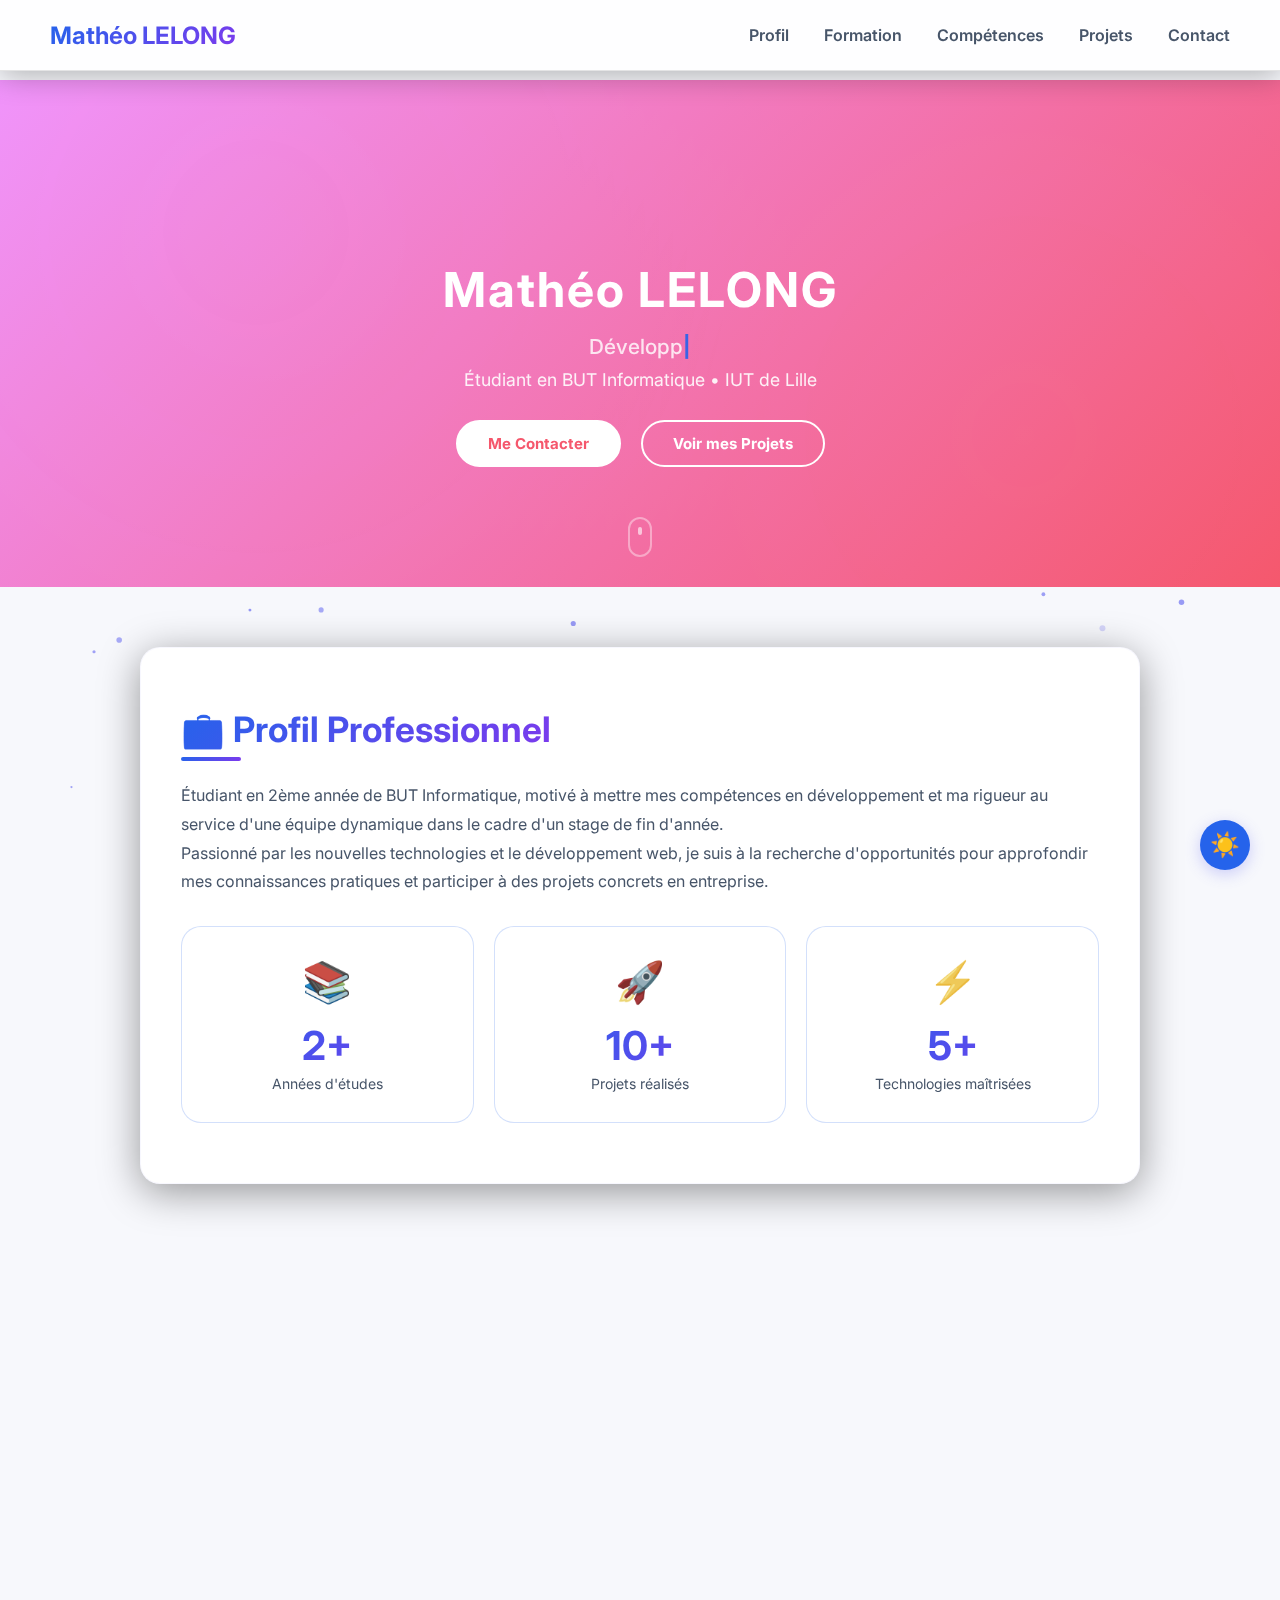
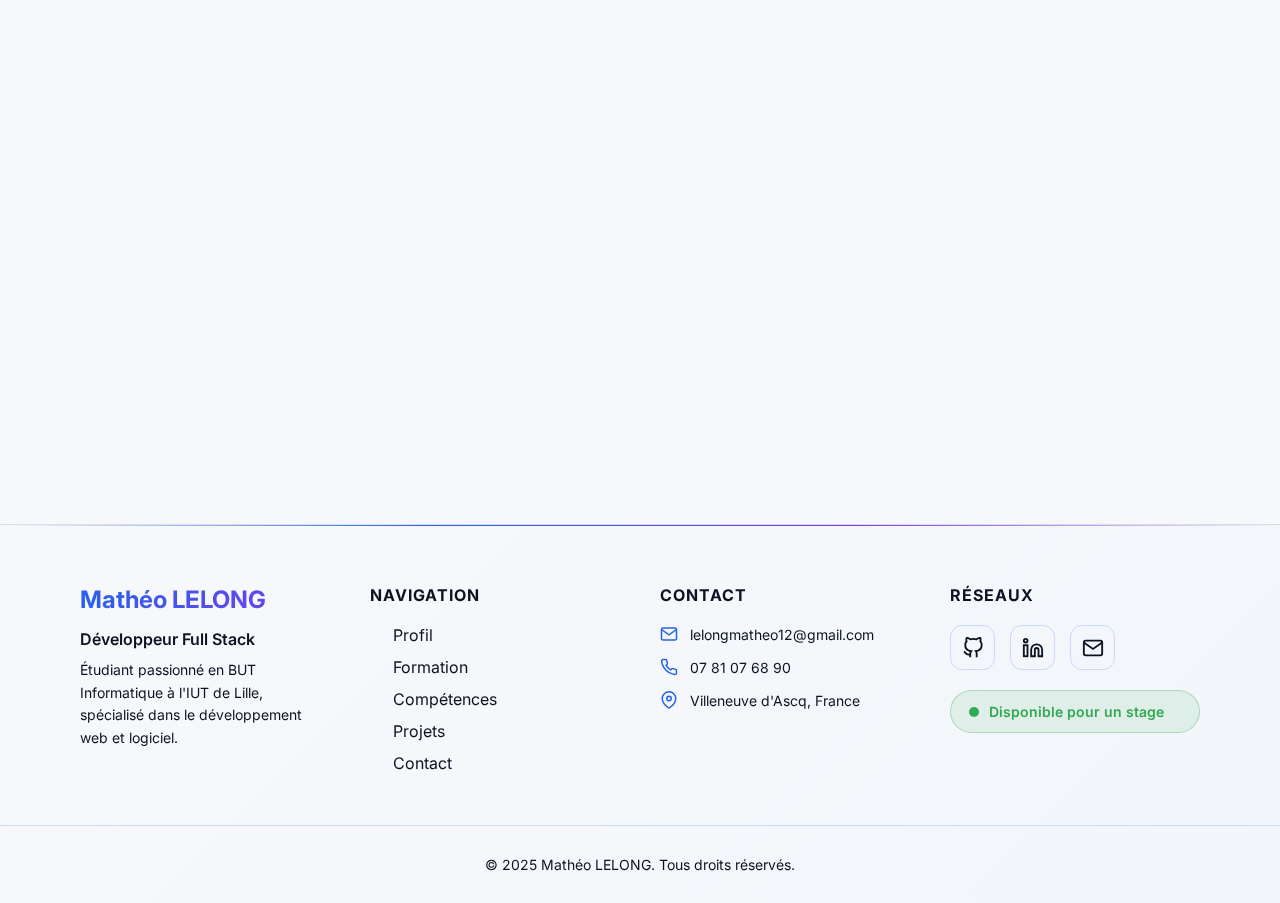
<file: index.html>
<!DOCTYPE html>
<html lang="fr">

<head>
  <meta charset="UTF-8" />
  <meta name="viewport" content="width=device-width, initial-scale=1.0" />
  <meta name="description"
    content="Portfolio de Mathéo Lelong - Développeur Full-Stack, étudiant en BUT Informatique à l'IUT de Lille. Découvrez mes projets en Java, Python, JavaScript et plus encore." />
  <meta name="keywords"
    content="Mathéo Lelong, développeur, full-stack, BUT Informatique, IUT Lille, portfolio, Java, Python, JavaScript" />
  <meta name="author" content="Mathéo Lelong" />

  <!-- Open Graph / Facebook -->
  <meta property="og:type" content="website" />
  <meta property="og:title" content="Mathéo Lelong - Développeur Full-Stack" />
  <meta property="og:description"
    content="Portfolio de Mathéo Lelong - Étudiant en BUT Informatique passionné par le développement web et logiciel" />
  <meta property="og:url" content="https://matheolelong.github.io" />

  <!-- Twitter -->
  <meta name="twitter:card" content="summary_large_image" />
  <meta name="twitter:title" content="Mathéo Lelong - Développeur Full-Stack" />
  <meta name="twitter:description" content="Portfolio de Mathéo Lelong - Étudiant en BUT Informatique" />

  <title>Mathéo Lelong - Développeur Full-Stack | Portfolio</title>
  <link rel="preconnect" href="https://fonts.googleapis.com">
  <link rel="preconnect" href="https://fonts.gstatic.com" crossorigin>
  <!-- Preload Google Fonts stylesheet then apply onload for faster FCP -->
  <link rel="preload" href="https://fonts.googleapis.com/css2?family=Inter:wght@300;400;600;700;800&display=swap"
    as="style" onload="this.rel='stylesheet'">
  <noscript>
    <link href="https://fonts.googleapis.com/css2?family=Inter:wght@300;400;600;700;800&display=swap" rel="stylesheet">
  </noscript>

  <meta name="theme-color" content="#0a0a0a">
  <link rel="icon"
    href="data:image/svg+xml,%3Csvg xmlns='http://www.w3.org/2000/svg' viewBox='0 0 100 100'%3E%3Ctext y='0.9em' font-size='90'%3EML%3C/text%3E%3C/svg%3E">
  <link rel="stylesheet" href="styles.css">
  <link rel="stylesheet" href="premium.css">
</head>

<body>

  <!-- Barre de progression de lecture -->
  <div class="reading-progress" id="readingProgress"></div>

  <!-- Particules d'arrière-plan avec Canvas -->
  <canvas class="particles" id="particles"></canvas>

  <nav class="navbar" id="navbar">
    <div class="logo">Mathéo LELONG</div>
    <button class="menu-icon" id="menuBtn" aria-expanded="false" aria-controls="menuLinks" onclick="toggleMenu()"
      aria-label="Ouvrir le menu">☰</button>
    <div class="menu-links" id="menuLinks">
      <a href="#profil">Profil</a>
      <a href="#formation">Formation</a>
      <a href="#competences">Compétences</a>
      <a href="#projets">Projets</a>
      <a href="#contact">Contact</a>
    </div>
  </nav>

  <header>
    <div class="header-content">
      <h1 class="header-title">Mathéo LELONG</h1>
      <p class="subtitle"><span id="typingText"></span><span class="typing-cursor">|</span></p>
      <p class="header-description">Étudiant en BUT Informatique • IUT de Lille</p>
      <div class="header-buttons">
        <a href="#contact" class="btn btn-primary">Me Contacter</a>
        <a href="#projets" class="btn btn-secondary">Voir mes Projets</a>
      </div>
    </div>
    <div class="scroll-indicator">
      <span></span>
    </div>
  </header>

  <div id="profil" class="section fade-in">
    <h2>💼 Profil Professionnel</h2>
    <div class="profile-content">
      <p class="profile-intro">Étudiant en 2ème année de BUT Informatique, motivé à mettre mes compétences en
        développement et ma rigueur au service d'une équipe dynamique dans le cadre d'un stage de fin d'année.</p>
      <p class="profile-details">Passionné par les nouvelles technologies et le développement web, je suis à la
        recherche d'opportunités pour approfondir mes connaissances pratiques et participer à des projets concrets en
        entreprise.</p>
    </div>

    <!-- Statistiques rapides -->
    <div class="stats-grid">
      <div class="stat-item" data-count="2">
        <div class="stat-icon">📚</div>
        <span class="stat-number">2+</span>
        <span class="stat-label">Années d'études</span>
      </div>
      <div class="stat-item" data-count="10">
        <div class="stat-icon">🚀</div>
        <span class="stat-number">10+</span>
        <span class="stat-label">Projets réalisés</span>
      </div>
      <div class="stat-item" data-count="5">
        <div class="stat-icon">⚡</div>
        <span class="stat-number">5+</span>
        <span class="stat-label">Technologies maîtrisées</span>
      </div>
    </div>
  </div>

  <div id="formation" class="section fade-in">
    <h2>🎓 Formations et Diplômes</h2>

    <div class="timeline">
      <div class="timeline-item">
        <div class="timeline-date">2024 - 2027</div>
        <div class="timeline-content">
          <h3>BUT Informatique</h3>
          <div class="timeline-location">IUT de Lille</div>
          <p>Formation professionnalisante en développement d'applications, programmation orientée objet, bases de
            données, réseaux et gestion de projets informatiques.</p>
          <div class="timeline-badge">En cours • 2ème année</div>
        </div>
      </div>

      <div class="timeline-item">
        <div class="timeline-date">2024</div>
        <div class="timeline-content">
          <h3>Baccalauréat Général</h3>
          <div class="timeline-location">Lycée Vauban, Aire-sur-la-Lys</div>
          <p>Spécialités : Mathématiques et Numérique et Sciences Informatiques (NSI)</p>
          <div class="timeline-badge success">Mention Assez Bien</div>
        </div>
      </div>
    </div>
  </div>

  <div id="competences" class="section fade-in">
    <h2>🚀 Compétences Techniques</h2>

    <div class="skills-compact">
      <div class="skill-group">
        <h3>Langages</h3>
        <div class="skill-tags">
          <span class="skill-tag">Java</span>
          <span class="skill-tag">Python</span>
          <span class="skill-tag">HTML / CSS</span>
          <span class="skill-tag">JavaScript</span>
        </div>
      </div>

      <div class="skill-group">
        <h3>Technologies</h3>
        <div class="skill-tags">
          <span class="skill-tag">POO</span>
          <span class="skill-tag">Bases de données</span>
          <span class="skill-tag">Développement Web</span>
          <span class="skill-tag">Méthodologie Agile</span>
        </div>
      </div>

      <div class="skill-group">
        <h3>Outils</h3>
        <div class="skill-tags">
          <span class="skill-tag">Git / GitHub</span>
          <span class="skill-tag">VS Code</span>
          <span class="skill-tag">IntelliJ IDEA</span>
          <span class="skill-tag">Linux</span>
        </div>
      </div>
    </div>
  </div>

  <div id="projets" class="section fade-in">
    <h2>🎨 Projets</h2>
    <p style="text-align: center; color: var(--text-dim); margin-bottom: 30px;">
      Découvrez mes projets en détail. Cliquez sur un projet pour voir sa présentation complète.
    </p>

    <!-- Filtres de projets -->
    <div class="project-filters">
      <button class="filter-btn active" data-filter="all">Tous</button>
      <button class="filter-btn" data-filter="java">Java</button>
      <button class="filter-btn" data-filter="python">Python</button>
      <button class="filter-btn" data-filter="web">Web</button>
    </div>

    <div class="projects-grid">

      <div class="project-card" data-category="java">
        <div class="project-image" style="background: linear-gradient(135deg, #667eea 0%, #764ba2 100%);"></div>
        <div class="project-content">
          <h3>✅ Gestion de Tâches</h3>
          <p>Application Java complète pour organiser et suivre ses projets et tâches quotidiennes avec interface JavaFX
            moderne.</p>
          <div class="project-tags">
            <span class="tag">Java</span>
            <span class="tag">JavaFX</span>
            <span class="tag">SQLite</span>
            <span class="tag">Maven</span>
          </div>
          <a href="projets/gestion-taches.html" class="project-link">Voir le projet →</a>
        </div>
      </div>

      <div class="project-card" data-category="web">
        <div class="project-image" style="background: linear-gradient(135deg, #f093fb 0%, #f5576c 100%);"></div>
        <div class="project-content">
          <h3>🍽️ Site Web Restaurant</h3>
          <p>Site vitrine responsive avec menu interactif, galerie photos et formulaire de réservation en ligne.</p>
          <div class="project-tags">
            <span class="tag">HTML</span>
            <span class="tag">CSS</span>
            <span class="tag">JavaScript</span>
          </div>
          <a href="projets/site-web-restaurant.html" class="project-link">Voir le projet →</a>
        </div>
      </div>

      <div class="project-card" data-category="python">
        <div class="project-image" style="background: linear-gradient(135deg, #4facfe 0%, #00f2fe 100%);"></div>
        <div class="project-content">
          <h3>🤖 Bot Discord</h3>
          <p>Bot multifonction avec modération automatique, lecteur de musique, système de niveaux et mini-jeux
            interactifs.</p>
          <div class="project-tags">
            <span class="tag">Python</span>
            <span class="tag">Discord.py</span>
            <span class="tag">PostgreSQL</span>
          </div>
          <a href="projets/bot-discord.html" class="project-link">Voir le projet →</a>
        </div>
      </div>

      <div class="project-card" data-category="python">
        <div class="project-image" style="background: linear-gradient(135deg, #fa709a 0%, #fee140 100%);"></div>
        <div class="project-content">
          <h3>🔢 Calculatrice Scientifique</h3>
          <p>Application Python avec interface Tkinter offrant des fonctions mathématiques avancées et historique des
            calculs.</p>
          <div class="project-tags">
            <span class="tag">Python</span>
            <span class="tag">Tkinter</span>
            <span class="tag">NumPy</span>
          </div>
          <a href="projets/calculatrice-python.html" class="project-link">Voir le projet →</a>
        </div>
      </div>

    </div>
  </div>

  <div id="contact" class="section fade-in">
    <h2>📬 Restons en Contact</h2>
    <p
      style="font-size: 18px; margin-bottom: 40px; text-align: center; max-width: 600px; margin-left: auto; margin-right: auto;">
      Je suis actuellement à la recherche d'un stage de fin d'année. N'hésitez pas à me contacter pour toute opportunité
      ou collaboration !
    </p>

    <!-- Cartes de contact -->
    <div class="contact-grid">
      <a href="mailto:lelongmatheo12@gmail.com" class="contact-card email-card">
        <div class="contact-icon">
          <svg xmlns="http://www.w3.org/2000/svg" viewBox="0 0 24 24" fill="none" stroke="currentColor" stroke-width="2"
            stroke-linecap="round" stroke-linejoin="round">
            <path d="M4 4h16c1.1 0 2 .9 2 2v12c0 1.1-.9 2-2 2H4c-1.1 0-2-.9-2-2V6c0-1.1.9-2 2-2z"></path>
            <polyline points="22,6 12,13 2,6"></polyline>
          </svg>
        </div>
        <div class="contact-info">
          <h3>Email</h3>
          <p>lelongmatheo12@gmail.com</p>
          <span class="contact-action">Envoyez-moi un message →</span>
        </div>
      </a>

      <a href="tel:+33781076890" class="contact-card phone-card">
        <div class="contact-icon">
          <svg xmlns="http://www.w3.org/2000/svg" viewBox="0 0 24 24" fill="none" stroke="currentColor" stroke-width="2"
            stroke-linecap="round" stroke-linejoin="round">
            <path
              d="M22 16.92v3a2 2 0 0 1-2.18 2 19.79 19.79 0 0 1-8.63-3.07 19.5 19.5 0 0 1-6-6 19.79 19.79 0 0 1-3.07-8.67A2 2 0 0 1 4.11 2h3a2 2 0 0 1 2 1.72 12.84 12.84 0 0 0 .7 2.81 2 2 0 0 1-.45 2.11L8.09 9.91a16 16 0 0 0 6 6l1.27-1.27a2 2 0 0 1 2.11-.45 12.84 12.84 0 0 0 2.81.7A2 2 0 0 1 22 16.92z">
            </path>
          </svg>
        </div>
        <div class="contact-info">
          <h3>Téléphone</h3>
          <p>07 81 07 68 90</p>
          <span class="contact-action">Appelez-moi →</span>
        </div>
      </a>

      <div class="contact-card location-card">
        <div class="contact-icon">
          <svg xmlns="http://www.w3.org/2000/svg" viewBox="0 0 24 24" fill="none" stroke="currentColor" stroke-width="2"
            stroke-linecap="round" stroke-linejoin="round">
            <path d="M21 10c0 7-9 13-9 13s-9-6-9-13a9 9 0 0 1 18 0z"></path>
            <circle cx="12" cy="10" r="3"></circle>
          </svg>
        </div>
        <div class="contact-info">
          <h3>Localisation</h3>
          <p>Villeneuve d'Ascq, France</p>
          <p style="font-size: 14px; opacity: 0.8; margin-top: 5px;">Aire-sur-la-Lys (62120)</p>
        </div>
      </div>

      <a href="https://github.com/matheolelong" target="_blank" rel="noopener" class="contact-card github-card">
        <div class="contact-icon">
          <svg xmlns="http://www.w3.org/2000/svg" viewBox="0 0 24 24" fill="none" stroke="currentColor" stroke-width="2"
            stroke-linecap="round" stroke-linejoin="round">
            <path
              d="M9 19c-5 1.5-5-2.5-7-3m14 6v-3.87a3.37 3.37 0 0 0-.94-2.61c3.14-.35 6.44-1.54 6.44-7A5.44 5.44 0 0 0 20 4.77 5.07 5.07 0 0 0 19.91 1S18.73.65 16 2.48a13.38 13.38 0 0 0-7 0C6.27.65 5.09 1 5.09 1A5.07 5.07 0 0 0 5 4.77a5.44 5.44 0 0 0-1.5 3.78c0 5.42 3.3 6.61 6.44 7A3.37 3.37 0 0 0 9 18.13V22">
            </path>
          </svg>
        </div>
        <div class="contact-info">
          <h3>GitHub</h3>
          <p>Voir mes projets</p>
          <span class="contact-action">Visitez mon profil →</span>
        </div>
      </a>
    </div>
  </div>

  <footer>
    <div class="footer-content">
      <div class="footer-section">
        <h3>Mathéo LELONG</h3>
        <p class="footer-subtitle">Développeur Full Stack</p>
        <p class="footer-description">Étudiant passionné en BUT Informatique à l'IUT de Lille, spécialisé dans le
          développement web et logiciel.</p>
      </div>

      <div class="footer-section">
        <h4>Navigation</h4>
        <ul class="footer-links">
          <li><a href="#profil">Profil</a></li>
          <li><a href="#formation">Formation</a></li>
          <li><a href="#competences">Compétences</a></li>
          <li><a href="#projets">Projets</a></li>
          <li><a href="#contact">Contact</a></li>
        </ul>
      </div>

      <div class="footer-section">
        <h4>Contact</h4>
        <ul class="footer-contact">
          <li>
            <svg xmlns="http://www.w3.org/2000/svg" viewBox="0 0 24 24" fill="none" stroke="currentColor"
              stroke-width="2">
              <path d="M4 4h16c1.1 0 2 .9 2 2v12c0 1.1-.9 2-2 2H4c-1.1 0-2-.9-2-2V6c0-1.1.9-2 2-2z"></path>
              <polyline points="22,6 12,13 2,6"></polyline>
            </svg>
            <a href="mailto:lelongmatheo12@gmail.com">lelongmatheo12@gmail.com</a>
          </li>
          <li>
            <svg xmlns="http://www.w3.org/2000/svg" viewBox="0 0 24 24" fill="none" stroke="currentColor"
              stroke-width="2">
              <path
                d="M22 16.92v3a2 2 0 0 1-2.18 2 19.79 19.79 0 0 1-8.63-3.07 19.5 19.5 0 0 1-6-6 19.79 19.79 0 0 1-3.07-8.67A2 2 0 0 1 4.11 2h3a2 2 0 0 1 2 1.72 12.84 12.84 0 0 0 .7 2.81 2 2 0 0 1-.45 2.11L8.09 9.91a16 16 0 0 0 6 6l1.27-1.27a2 2 0 0 1 2.11-.45 12.84 12.84 0 0 0 2.81.7A2 2 0 0 1 22 16.92z">
              </path>
            </svg>
            <span>07 81 07 68 90</span>
          </li>
          <li>
            <svg xmlns="http://www.w3.org/2000/svg" viewBox="0 0 24 24" fill="none" stroke="currentColor"
              stroke-width="2">
              <path d="M21 10c0 7-9 13-9 13s-9-6-9-13a9 9 0 0 1 18 0z"></path>
              <circle cx="12" cy="10" r="3"></circle>
            </svg>
            <span>Villeneuve d'Ascq, France</span>
          </li>
        </ul>
      </div>

      <div class="footer-section">
        <h4>Réseaux</h4>
        <div class="footer-social">
          <a href="https://github.com/matheolelong" target="_blank" rel="noopener" class="social-icon" title="GitHub">
            <svg xmlns="http://www.w3.org/2000/svg" viewBox="0 0 24 24" fill="none" stroke="currentColor"
              stroke-width="2">
              <path
                d="M9 19c-5 1.5-5-2.5-7-3m14 6v-3.87a3.37 3.37 0 0 0-.94-2.61c3.14-.35 6.44-1.54 6.44-7A5.44 5.44 0 0 0 20 4.77 5.07 5.07 0 0 0 19.91 1S18.73.65 16 2.48a13.38 13.38 0 0 0-7 0C6.27.65 5.09 1 5.09 1A5.07 5.07 0 0 0 5 4.77a5.44 5.44 0 0 0-1.5 3.78c0 5.42 3.3 6.61 6.44 7A3.37 3.37 0 0 0 9 18.13V22">
              </path>
            </svg>
          </a>
          <a href="https://www.linkedin.com/in/matheo-lelong" target="_blank" rel="noopener" class="social-icon"
            title="LinkedIn">
            <svg xmlns="http://www.w3.org/2000/svg" viewBox="0 0 24 24" fill="none" stroke="currentColor"
              stroke-width="2">
              <path d="M16 8a6 6 0 0 1 6 6v7h-4v-7a2 2 0 0 0-2-2 2 2 0 0 0-2 2v7h-4v-7a6 6 0 0 1 6-6z"></path>
              <rect x="2" y="9" width="4" height="12"></rect>
              <circle cx="4" cy="4" r="2"></circle>
            </svg>
          </a>
          <a href="mailto:lelongmatheo12@gmail.com" class="social-icon" title="Email">
            <svg xmlns="http://www.w3.org/2000/svg" viewBox="0 0 24 24" fill="none" stroke="currentColor"
              stroke-width="2">
              <path d="M4 4h16c1.1 0 2 .9 2 2v12c0 1.1-.9 2-2 2H4c-1.1 0-2-.9-2-2V6c0-1.1.9-2 2-2z"></path>
              <polyline points="22,6 12,13 2,6"></polyline>
            </svg>
          </a>
        </div>
        <p class="footer-availability">
          <span class="status-dot"></span>
          Disponible pour un stage
        </p>
      </div>
    </div>

    <div class="footer-bottom">
      <p>&copy; 2025 Mathéo LELONG. Tous droits réservés.</p>
    </div>
  </footer>

  <button id="themeToggle" class="theme-toggle" aria-label="Changer le thème" title="Changer le thème"
    onclick="toggleTheme()">
    <span id="themeIcon">🌙</span>
  </button>

  <script>
    // ============================================
    // PARTICULES CANVAS
    // ============================================
    function initParticles() {
      const canvas = document.getElementById('particles');
      if (!canvas) return;

      const ctx = canvas.getContext('2d');
      canvas.width = window.innerWidth;
      canvas.height = window.innerHeight;

      const particles = [];
      const particleCount = Math.min(50, Math.floor(window.innerWidth / 20));

      class Particle {
        constructor() {
          this.x = Math.random() * canvas.width;
          this.y = Math.random() * canvas.height;
          this.size = Math.random() * 2 + 1;
          this.speedX = Math.random() * 0.5 - 0.25;
          this.speedY = Math.random() * 0.5 - 0.25;
          this.opacity = Math.random() * 0.5 + 0.2;
        }

        update() {
          this.x += this.speedX;
          this.y += this.speedY;

          if (this.x < 0 || this.x > canvas.width) this.speedX *= -1;
          if (this.y < 0 || this.y > canvas.height) this.speedY *= -1;
        }

        draw() {
          ctx.fillStyle = `rgba(99, 102, 241, ${this.opacity})`;
          ctx.beginPath();
          ctx.arc(this.x, this.y, this.size, 0, Math.PI * 2);
          ctx.fill();
        }
      }

      for (let i = 0; i < particleCount; i++) {
        particles.push(new Particle());
      }

      function animate() {
        ctx.clearRect(0, 0, canvas.width, canvas.height);
        particles.forEach(particle => {
          particle.update();
          particle.draw();
        });
        requestAnimationFrame(animate);
      }

      animate();

      window.addEventListener('resize', () => {
        canvas.width = window.innerWidth;
        canvas.height = window.innerHeight;
      });
    }

    // ============================================
    // MENU MOBILE
    // ============================================
    let _prevFocused = null;
    let _focusableMenuEls = null;

    function toggleMenu() {
      const links = document.getElementById('menuLinks');
      const btn = document.getElementById('menuBtn');
      const isOpen = links.classList.toggle('active');
      if (btn) btn.setAttribute('aria-expanded', isOpen ? 'true' : 'false');
      if (isOpen) trapFocusInMenu(); else releaseFocusTrap();
    }

    function handleMenuKeydown(e) {
      if (!_focusableMenuEls) return;
      if (e.key === 'Tab') {
        const first = _focusableMenuEls[0];
        const last = _focusableMenuEls[_focusableMenuEls.length - 1];
        if (e.shiftKey && document.activeElement === first) {
          e.preventDefault();
          last.focus();
        } else if (!e.shiftKey && document.activeElement === last) {
          e.preventDefault();
          first.focus();
        }
      } else if (e.key === 'Escape') {
        const links = document.getElementById('menuLinks');
        links.classList.remove('active');
        const btn = document.getElementById('menuBtn');
        if (btn) { btn.setAttribute('aria-expanded', 'false'); btn.focus(); }
        releaseFocusTrap();
      }
    }

    function trapFocusInMenu() {
      const menu = document.getElementById('menuLinks');
      if (!menu) return;
      _prevFocused = document.activeElement;
      _focusableMenuEls = Array.from(menu.querySelectorAll('a, button, [tabindex]:not([tabindex="-1"])'));
      if (_focusableMenuEls.length) _focusableMenuEls[0].focus();
      document.addEventListener('keydown', handleMenuKeydown);
    }

    function releaseFocusTrap() {
      document.removeEventListener('keydown', handleMenuKeydown);
      if (_prevFocused && _prevFocused.focus) _prevFocused.focus();
      _prevFocused = null;
      _focusableMenuEls = null;
    }

    // ============================================
    // NAVBAR SCROLL EFFECT
    // ============================================
    window.addEventListener('scroll', () => {
      const navbar = document.getElementById('navbar');
      if (window.scrollY > 50) {
        navbar.classList.add('scrolled');
      } else {
        navbar.classList.remove('scrolled');
      }
    });

    // ============================================
    // SMOOTH SCROLL
    // ============================================
    document.querySelectorAll('a[href^="#"]').forEach(anchor => {
      anchor.addEventListener('click', function (e) {
        e.preventDefault();
        const target = document.querySelector(this.getAttribute('href'));
        if (target) {
          target.scrollIntoView({ behavior: 'smooth', block: 'start' });
          // Fermer le menu mobile après clic
          const links = document.getElementById('menuLinks');
          links.classList.remove('active');
          const btn = document.getElementById('menuBtn');
          if (btn) btn.setAttribute('aria-expanded', 'false');
          // release focus trap if any
          releaseFocusTrap();
        }
      });
    });

    // ============================================
    // ANIMATIONS FADE-IN
    // ============================================
    const observer = new IntersectionObserver(entries => {
      entries.forEach(entry => {
        if (entry.isIntersecting) {
          entry.target.classList.add("visible");
        }
      });
    }, { threshold: 0.1 });

    document.querySelectorAll('.fade-in').forEach(el => observer.observe(el));

    // ============================================
    // THEME TOGGLE (DARK/LIGHT)
    // ============================================
    function applyTheme(theme) {
      if (theme === 'light') {
        document.documentElement.setAttribute('data-theme', 'light');
      } else {
        document.documentElement.removeAttribute('data-theme');
      }
      localStorage.setItem('site-theme', theme);
      updateThemeIcon();
    }

    function updateThemeIcon() {
      const icon = document.getElementById('themeIcon');
      if (!icon) return;
      const isLight = document.documentElement.getAttribute('data-theme') === 'light';
      icon.textContent = isLight ? '☀️' : '🌙';
    }

    function toggleTheme() {
      const isLight = document.documentElement.getAttribute('data-theme') === 'light';
      applyTheme(isLight ? 'dark' : 'light');
    }

    // ============================================
    // BARRE DE PROGRESSION DE LECTURE
    // ============================================
    window.addEventListener('scroll', () => {
      const progressBar = document.getElementById('readingProgress');
      if (progressBar) {
        const windowHeight = window.innerHeight;
        const documentHeight = document.documentElement.scrollHeight - windowHeight;
        const scrolled = window.scrollY;
        const progress = (scrolled / documentHeight) * 100;
        progressBar.style.width = progress + '%';
      }
    });

    // ============================================
    // COMPTEUR ANIMÉ POUR LES STATISTIQUES
    // ============================================
    function animateCounter(element, target, duration = 2000) {
      const start = 0;
      const increment = target / (duration / 16);
      let current = start;

      const timer = setInterval(() => {
        current += increment;
        if (current >= target) {
          element.textContent = target + '+';
          clearInterval(timer);
        } else {
          element.textContent = Math.floor(current) + '+';
        }
      }, 16);
    }

    // Observer pour déclencher les compteurs
    const statsObserver = new IntersectionObserver((entries) => {
      entries.forEach(entry => {
        if (entry.isIntersecting && !entry.target.dataset.animated) {
          entry.target.dataset.animated = 'true';
          const number = entry.target.querySelector('.stat-number');
          const target = parseInt(entry.target.dataset.count);
          animateCounter(number, target);
        }
      });
    }, { threshold: 0.5 });

    document.querySelectorAll('.stat-item').forEach(item => {
      statsObserver.observe(item);
    });

    // ============================================
    // FILTRAGE DES PROJETS
    // ============================================
    const filterBtns = document.querySelectorAll('.filter-btn');
    const projectCards = document.querySelectorAll('.project-card');

    filterBtns.forEach(btn => {
      btn.addEventListener('click', () => {
        // Mettre à jour les boutons actifs
        filterBtns.forEach(b => b.classList.remove('active'));
        btn.classList.add('active');

        const filter = btn.dataset.filter;

        projectCards.forEach(card => {
          if (filter === 'all' || card.dataset.category === filter) {
            card.style.display = 'block';
            setTimeout(() => {
              card.style.opacity = '1';
              card.style.transform = 'scale(1)';
            }, 10);
          } else {
            card.style.opacity = '0';
            card.style.transform = 'scale(0.8)';
            setTimeout(() => {
              card.style.display = 'none';
            }, 300);
          }
        });
      });
    });

    // ============================================
    // EASTER EGG - CLIC SUR LE LOGO
    // ============================================
    let logoClickCount = 0;
    const logo = document.querySelector('.logo');
    if (logo) {
      logo.addEventListener('click', () => {
        logoClickCount++;
        if (logoClickCount === 5) {
          // Animation spéciale
          document.body.style.animation = 'rainbow 2s ease-in-out';
          setTimeout(() => {
            document.body.style.animation = '';
          }, 2000);

          // Message secret
          const message = document.createElement('div');
          message.className = 'easter-egg-message';
          message.textContent = '🎉 Vous avez trouvé l\'Easter Egg ! 🎉';
          document.body.appendChild(message);

          setTimeout(() => {
            message.remove();
            logoClickCount = 0;
          }, 3000);
        }
      });
    }

    // ============================================
    // COPIE EMAIL AU CLIC
    // ============================================
    const emailCard = document.querySelector('.email-card');
    if (emailCard) {
      emailCard.addEventListener('click', (e) => {
        e.preventDefault();
        const email = 'lelongmatheo12@gmail.com';

        // Essayer de copier dans le presse-papiers
        if (navigator.clipboard) {
          navigator.clipboard.writeText(email).then(() => {
            showNotification('📧 Email copié dans le presse-papiers !');
          });
        } else {
          // Fallback : ouvrir le client email
          window.location.href = 'mailto:' + email;
        }
      });
    }

    // Fonction pour afficher une notification
    function showNotification(message) {
      const notification = document.createElement('div');
      notification.className = 'notification';
      notification.textContent = message;
      document.body.appendChild(notification);

      setTimeout(() => {
        notification.classList.add('show');
      }, 10);

      setTimeout(() => {
        notification.classList.remove('show');
        setTimeout(() => notification.remove(), 300);
      }, 3000);
    }



    // ============================================
    // EFFET PARALLAX SUR LE HEADER
    // ============================================
    window.addEventListener('scroll', () => {
      const scrolled = window.scrollY;
      const header = document.querySelector('header');
      const headerContent = document.querySelector('.header-content');

      if (header && scrolled < window.innerHeight) {
        headerContent.style.transform = `translateY(${scrolled * 0.5}px)`;
        headerContent.style.opacity = 1 - (scrolled / 600);
      }
    });

    // ============================================
    // COMPTEUR DE VISITES (LocalStorage)
    // ============================================
    function initVisitCounter() {
      let visits = parseInt(localStorage.getItem('portfolio-visits') || '0');
      visits++;
      localStorage.setItem('portfolio-visits', visits);

      // Afficher discrètement dans la console
      console.log(`🎉 Merci pour votre ${visits}ème visite !`);
      console.log('%cMathéo LELONG', 'font-size: 24px; font-weight: bold; background: linear-gradient(135deg, #6366f1, #8b5cf6); -webkit-background-clip: text; color: transparent;');
      console.log('%cDéveloppeur Full-Stack', 'font-size: 16px; color: #8b5cf6;');

      // Easter egg dans la console
      if (visits === 10) {
        console.log('%c🎆 10 visites ! Vous êtes un visiteur fidèle ! 🎆', 'font-size: 20px; font-weight: bold; color: #feca57; background: #0a0a0a; padding: 10px;');
      }
    }



    // ============================================
    // INITIALISATION
    // ============================================
    initParticles();
    initVisitCounter();

    const saved = localStorage.getItem('site-theme') || (window.matchMedia && window.matchMedia('(prefers-color-scheme: light)').matches ? 'light' : 'dark');
    applyTheme(saved);
    updateThemeIcon();
  </script>

  <script src="premium.js"></script>

</body>

</html>
</file>
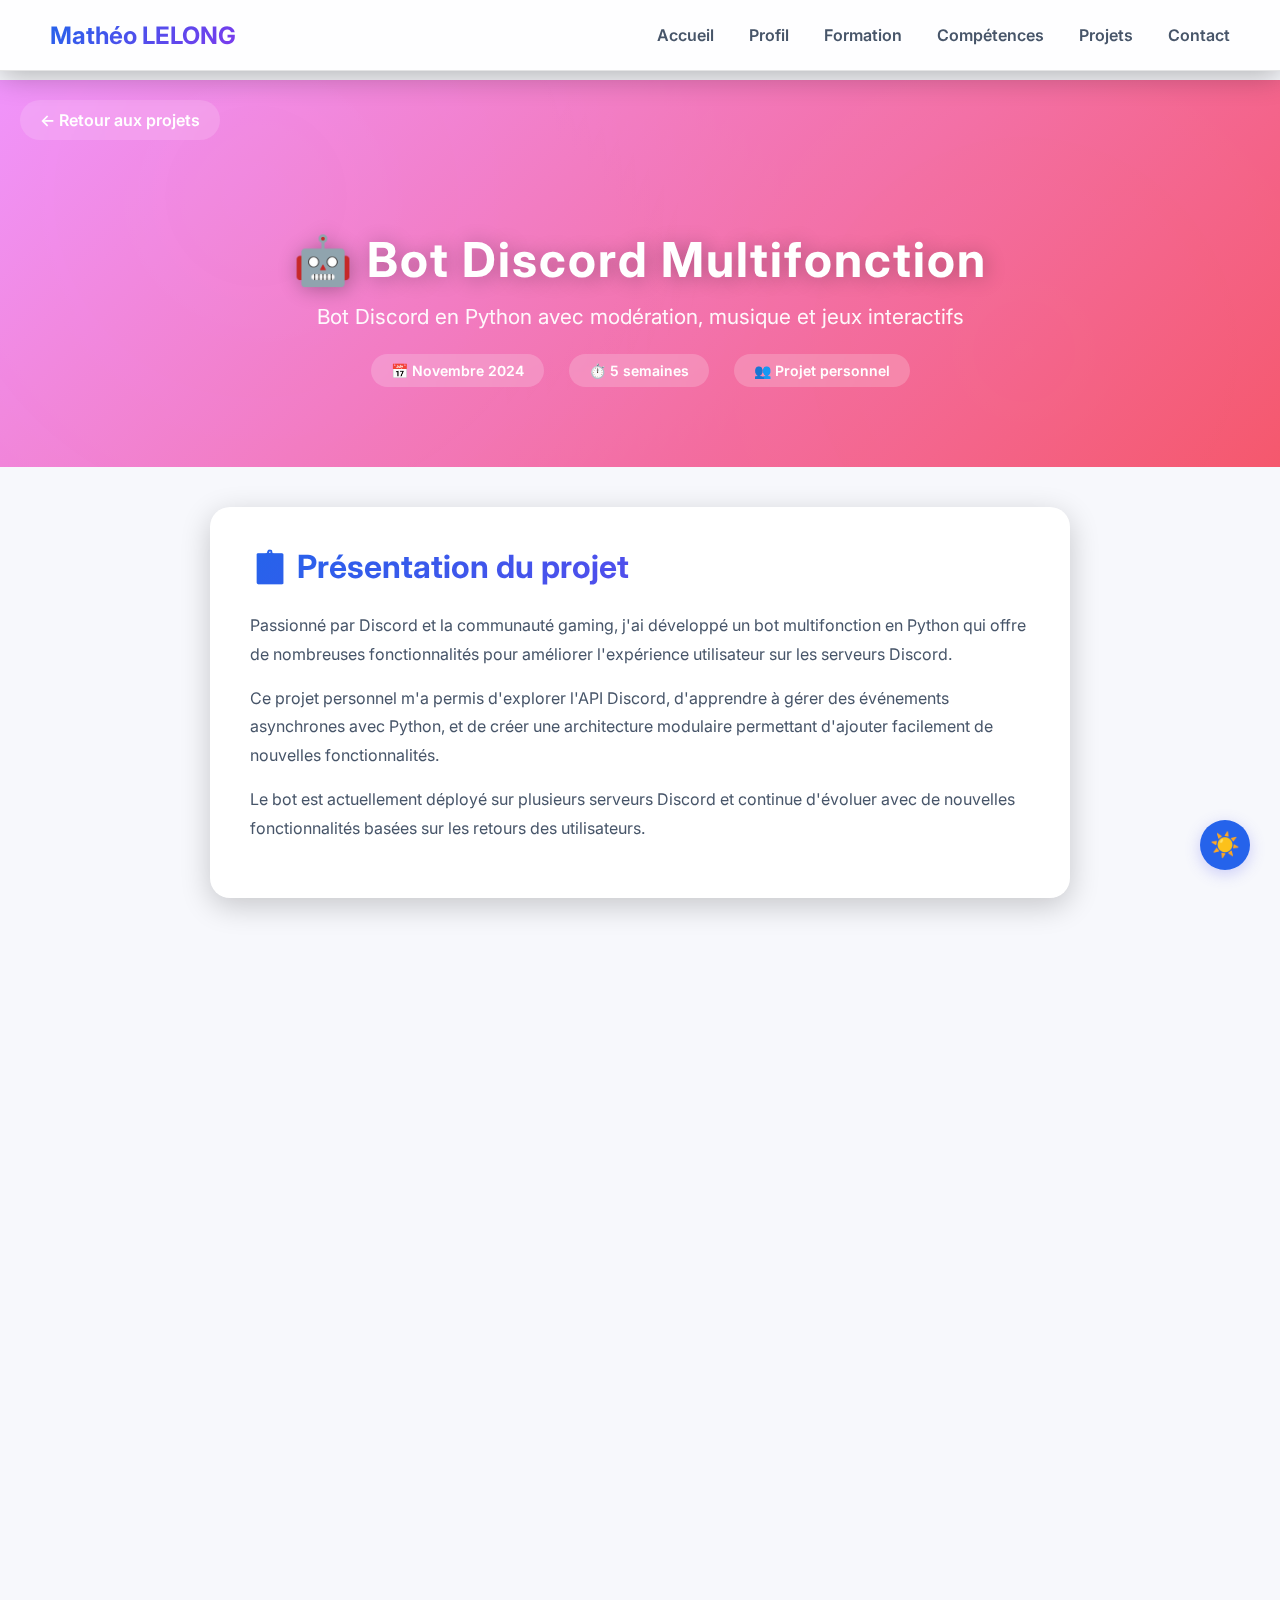
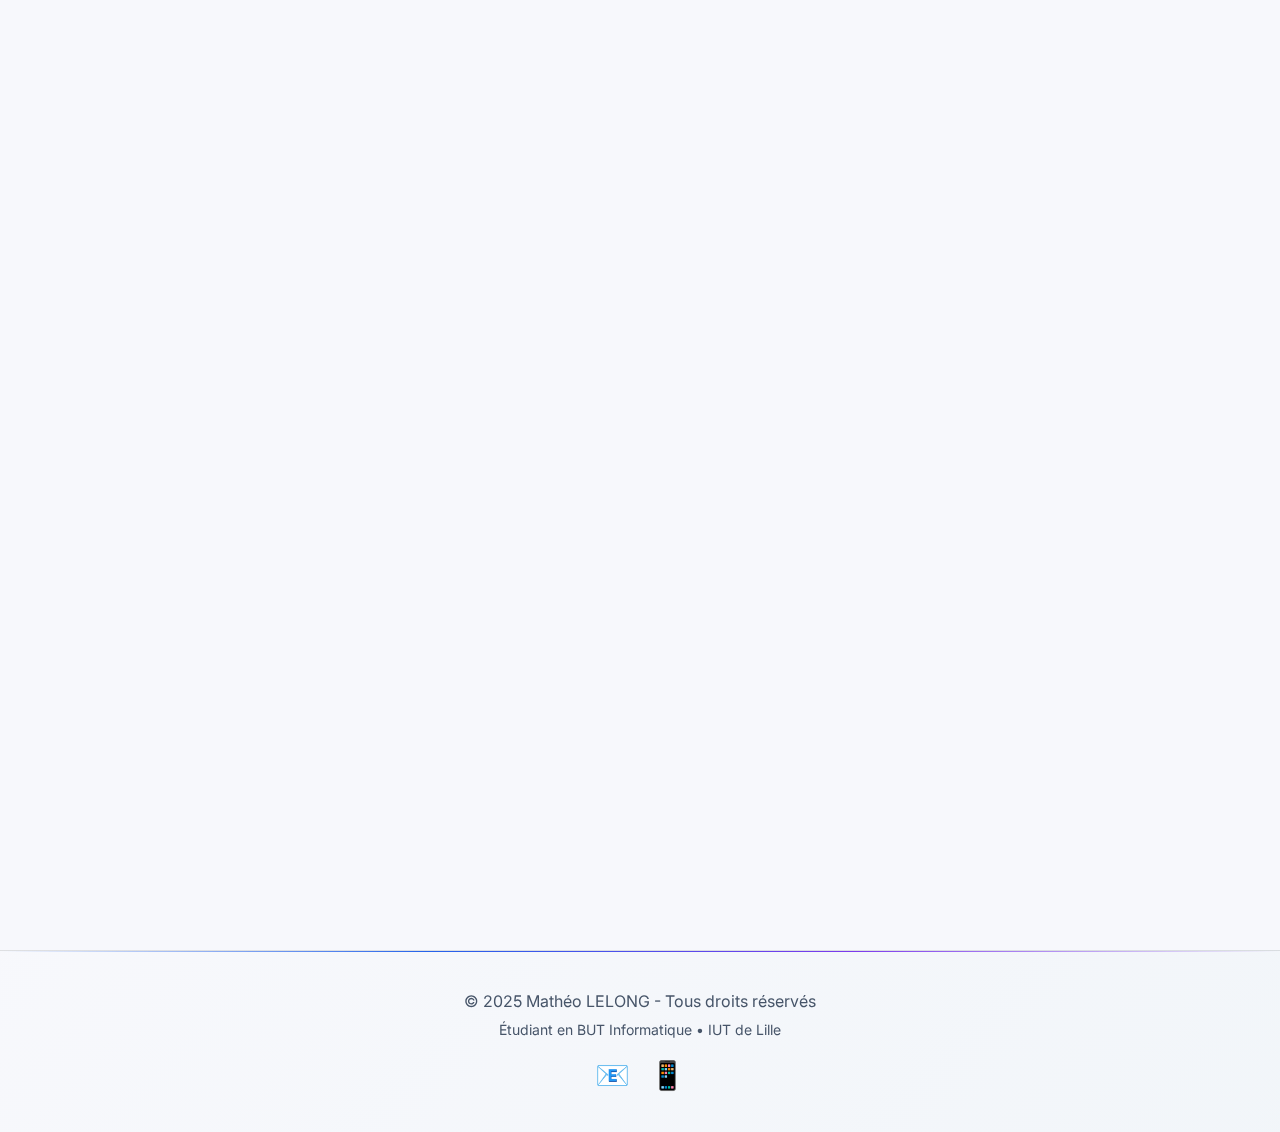
<file: projets/bot-discord.html>
<!DOCTYPE html>
<html lang="fr">
<head>
  <meta charset="UTF-8">
  <meta name="viewport" content="width=device-width, initial-scale=1.0">
  <title>Bot Discord Multifonction – Mathéo Lelong</title>
  <link rel="preconnect" href="https://fonts.googleapis.com">
  <link rel="preconnect" href="https://fonts.gstatic.com" crossorigin>
  <link rel="preload" href="https://fonts.googleapis.com/css2?family=Inter:wght@300;400;600;700;800&display=swap" as="style" onload="this.rel='stylesheet'">
  <noscript><link href="https://fonts.googleapis.com/css2?family=Inter:wght@300;400;600;700;800&display=swap" rel="stylesheet"></noscript>
  <link rel="stylesheet" href="../styles.css">
  <link rel="stylesheet" href="projet-styles.css">
  <meta name="theme-color" content="#0a0a0a">
</head>

<body>

<nav class="navbar" id="navbar">
  <div class="logo">Mathéo LELONG</div>
  <button class="menu-icon" id="menuBtn" aria-expanded="false" aria-controls="menuLinks" onclick="toggleMenu()" aria-label="Ouvrir le menu">☰</button>
  <div class="menu-links" id="menuLinks">
    <a href="../index.html">Accueil</a>
    <a href="../index.html#profil">Profil</a>
    <a href="../index.html#formation">Formation</a>
    <a href="../index.html#competences">Compétences</a>
    <a href="../index.html#projets">Projets</a>
    <a href="../index.html#contact">Contact</a>
  </div>
</nav>

<header class="project-hero">
  <div class="back-btn">
    <a href="../index.html#projets">← Retour aux projets</a>
  </div>
  <h1>🤖 Bot Discord Multifonction</h1>
  <p class="project-subtitle">Bot Discord en Python avec modération, musique et jeux interactifs</p>
  <div class="project-meta">
    <span class="meta-item">📅 Novembre 2024</span>
    <span class="meta-item">⏱️ 5 semaines</span>
    <span class="meta-item">👥 Projet personnel</span>
  </div>
</header>

<main class="project-content">
  
  <section class="content-section fade-in">
    <h2>📋 Présentation du projet</h2>
    <p>Passionné par Discord et la communauté gaming, j'ai développé un bot multifonction en Python qui offre de nombreuses fonctionnalités pour améliorer l'expérience utilisateur sur les serveurs Discord.</p>
    <p>Ce projet personnel m'a permis d'explorer l'API Discord, d'apprendre à gérer des événements asynchrones avec Python, et de créer une architecture modulaire permettant d'ajouter facilement de nouvelles fonctionnalités.</p>
    <p>Le bot est actuellement déployé sur plusieurs serveurs Discord et continue d'évoluer avec de nouvelles fonctionnalités basées sur les retours des utilisateurs.</p>
  </section>

  <section class="content-section fade-in">
    <h2>🛠️ Technologies utilisées</h2>
    <div class="tech-grid">
      <div class="tech-item">
        <span class="tech-icon">🐍</span>
        <div>
          <h3>Python</h3>
          <p>Langage principal (Python 3.11)</p>
        </div>
      </div>
      <div class="tech-item">
        <span class="tech-icon">🔷</span>
        <div>
          <h3>Discord.py</h3>
          <p>Bibliothèque Discord</p>
        </div>
      </div>
      <div class="tech-item">
        <span class="tech-icon">🗄️</span>
        <div>
          <h3>PostgreSQL</h3>
          <p>Base de données</p>
        </div>
      </div>
      <div class="tech-item">
        <span class="tech-icon">🎵</span>
        <div>
          <h3>yt-dlp</h3>
          <p>Streaming musical</p>
        </div>
      </div>
      <div class="tech-item">
        <span class="tech-icon">☁️</span>
        <div>
          <h3>Heroku</h3>
          <p>Hébergement cloud</p>
        </div>
      </div>
      <div class="tech-item">
        <span class="tech-icon">📦</span>
        <div>
          <h3>Git</h3>
          <p>Gestion de version</p>
        </div>
      </div>
    </div>
  </section>

  <section class="content-section fade-in">
    <h2>✨ Fonctionnalités principales</h2>
    <ul class="features-list">
      <li>
        <strong>Modération automatique</strong>
        <p>Détection et suppression automatique des messages spam, système d'avertissements, bannissements temporaires et logs de modération.</p>
      </li>
      <li>
        <strong>Lecteur de musique</strong>
        <p>Jouer de la musique depuis YouTube, Spotify et SoundCloud avec file d'attente, contrôles (pause, skip, volume) et mode répétition.</p>
      </li>
      <li>
        <strong>Système de niveaux et XP</strong>
        <p>Les utilisateurs gagnent de l'XP en étant actifs sur le serveur, débloquent des niveaux et des rôles spéciaux avec un classement.</p>
      </li>
      <li>
        <strong>Mini-jeux</strong>
        <p>Jeux interactifs comme pendu, quiz, pierre-papier-ciseaux et système d'économie virtuelle avec monnaie du serveur.</p>
      </li>
      <li>
        <strong>Commandes personnalisées</strong>
        <p>Les administrateurs peuvent créer des commandes personnalisées avec réponses automatiques et embed messages personnalisés.</p>
      </li>
      <li>
        <strong>Notifications et rappels</strong>
        <p>Système de rappels personnels, notifications d'événements et annonces automatiques programmables.</p>
      </li>
    </ul>
  </section>

  <section class="content-section fade-in">
    <h2>📸 Captures d'écran</h2>
    <div class="gallery">
      <div class="gallery-item">
        <div class="screenshot-placeholder">
          <p>Commandes du bot</p>
        </div>
      </div>
      <div class="gallery-item">
        <div class="screenshot-placeholder">
          <p>Lecteur de musique</p>
        </div>
      </div>
      <div class="gallery-item">
        <div class="screenshot-placeholder">
          <p>Système de niveaux</p>
        </div>
      </div>
    </div>
  </section>

  <section class="content-section fade-in">
    <h2>🎯 Défis et apprentissages</h2>
    <div class="challenge-box">
      <h3>Défis rencontrés</h3>
      <p>La gestion de la programmation asynchrone en Python a été complexe au début, notamment pour gérer plusieurs serveurs Discord simultanément. L'intégration du lecteur de musique a également nécessité beaucoup de recherches pour gérer correctement les streams audio. Enfin, l'optimisation de la base de données pour gérer un grand nombre d'utilisateurs a demandé plusieurs itérations.</p>
    </div>
    <div class="learning-box">
      <h3>Ce que j'ai appris</h3>
      <p>Ce projet m'a permis de maîtriser la programmation asynchrone avec asyncio, d'apprendre à utiliser les APIs REST et WebSocket, et de comprendre l'importance de la conception d'une architecture modulaire. J'ai aussi découvert le déploiement d'applications Python sur le cloud, la gestion de bases de données relationnelles et l'importance des logs et du monitoring pour maintenir un bot actif 24/7.</p>
    </div>
  </section>

  <section class="content-section fade-in">
    <h2>🔗 Liens utiles</h2>
    <div class="links-grid">
      <a href="#" class="link-card">
        <span class="link-icon">💻</span>
        <div>
          <h3>Code source</h3>
          <p>Voir sur GitHub</p>
        </div>
      </a>
      <a href="#" class="link-card">
        <span class="link-icon">📖</span>
        <div>
          <h3>Documentation</h3>
          <p>Guide des commandes</p>
        </div>
      </a>
    </div>
  </section>

  <section class="content-section fade-in">
    <h2>📂 Autres projets</h2>
    <div class="other-projects">
      <a href="gestion-taches.html" class="other-project-card">
        <span>←</span>
        <div>
          <p class="small-text">Projet précédent</p>
          <h3>App Gestion de Tâches</h3>
        </div>
      </a>
      <a href="calculatrice-python.html" class="other-project-card">
        <div style="text-align: right;">
          <p class="small-text">Projet suivant</p>
          <h3>Calculatrice Scientifique</h3>
        </div>
        <span>→</span>
      </a>
    </div>
  </section>

</main>

<footer>
  <p>&copy; 2025 Mathéo LELONG - Tous droits réservés</p>
  <p style="margin-top: 10px; font-size: 14px;">Étudiant en BUT Informatique • IUT de Lille</p>
  <div class="social-links">
    <a href="mailto:lelongmatheo12@gmail.com" title="Email">📧</a>
    <a href="tel:0781076890" title="Téléphone">📱</a>
  </div>
</footer>

<button id="themeToggle" class="theme-toggle" aria-label="Changer le thème" title="Changer le thème" onclick="toggleTheme()">
  <span id="themeIcon">🌙</span>
</button>

<script>
function toggleMenu() {
  const links = document.getElementById('menuLinks');
  const btn = document.getElementById('menuBtn');
  const isOpen = links.classList.toggle('active');
  if (btn) btn.setAttribute('aria-expanded', isOpen ? 'true' : 'false');
}

window.addEventListener('scroll', () => {
  const navbar = document.getElementById('navbar');
  if (window.scrollY > 50) {
    navbar.classList.add('scrolled');
  } else {
    navbar.classList.remove('scrolled');
  }
});

const observer = new IntersectionObserver(entries => {
  entries.forEach(entry => {
    if (entry.isIntersecting) {
      entry.target.classList.add("visible");
    }
  });
}, { threshold: 0.1 });

document.querySelectorAll('.fade-in').forEach(el => observer.observe(el));

function applyTheme(theme) {
  if (theme === 'light') {
    document.documentElement.setAttribute('data-theme', 'light');
  } else {
    document.documentElement.removeAttribute('data-theme');
  }
  localStorage.setItem('site-theme', theme);
  updateThemeIcon();
}

function updateThemeIcon() {
  const icon = document.getElementById('themeIcon');
  if (!icon) return;
  const isLight = document.documentElement.getAttribute('data-theme') === 'light';
  icon.textContent = isLight ? '☀️' : '🌙';
}

function toggleTheme() {
  const isLight = document.documentElement.getAttribute('data-theme') === 'light';
  applyTheme(isLight ? 'dark' : 'light');
}

window.addEventListener('load', () => {
  const saved = localStorage.getItem('site-theme') || (window.matchMedia && window.matchMedia('(prefers-color-scheme: light)').matches ? 'light' : 'dark');
  applyTheme(saved);
  updateThemeIcon();
});
</script>

</body>
</html>
</file>
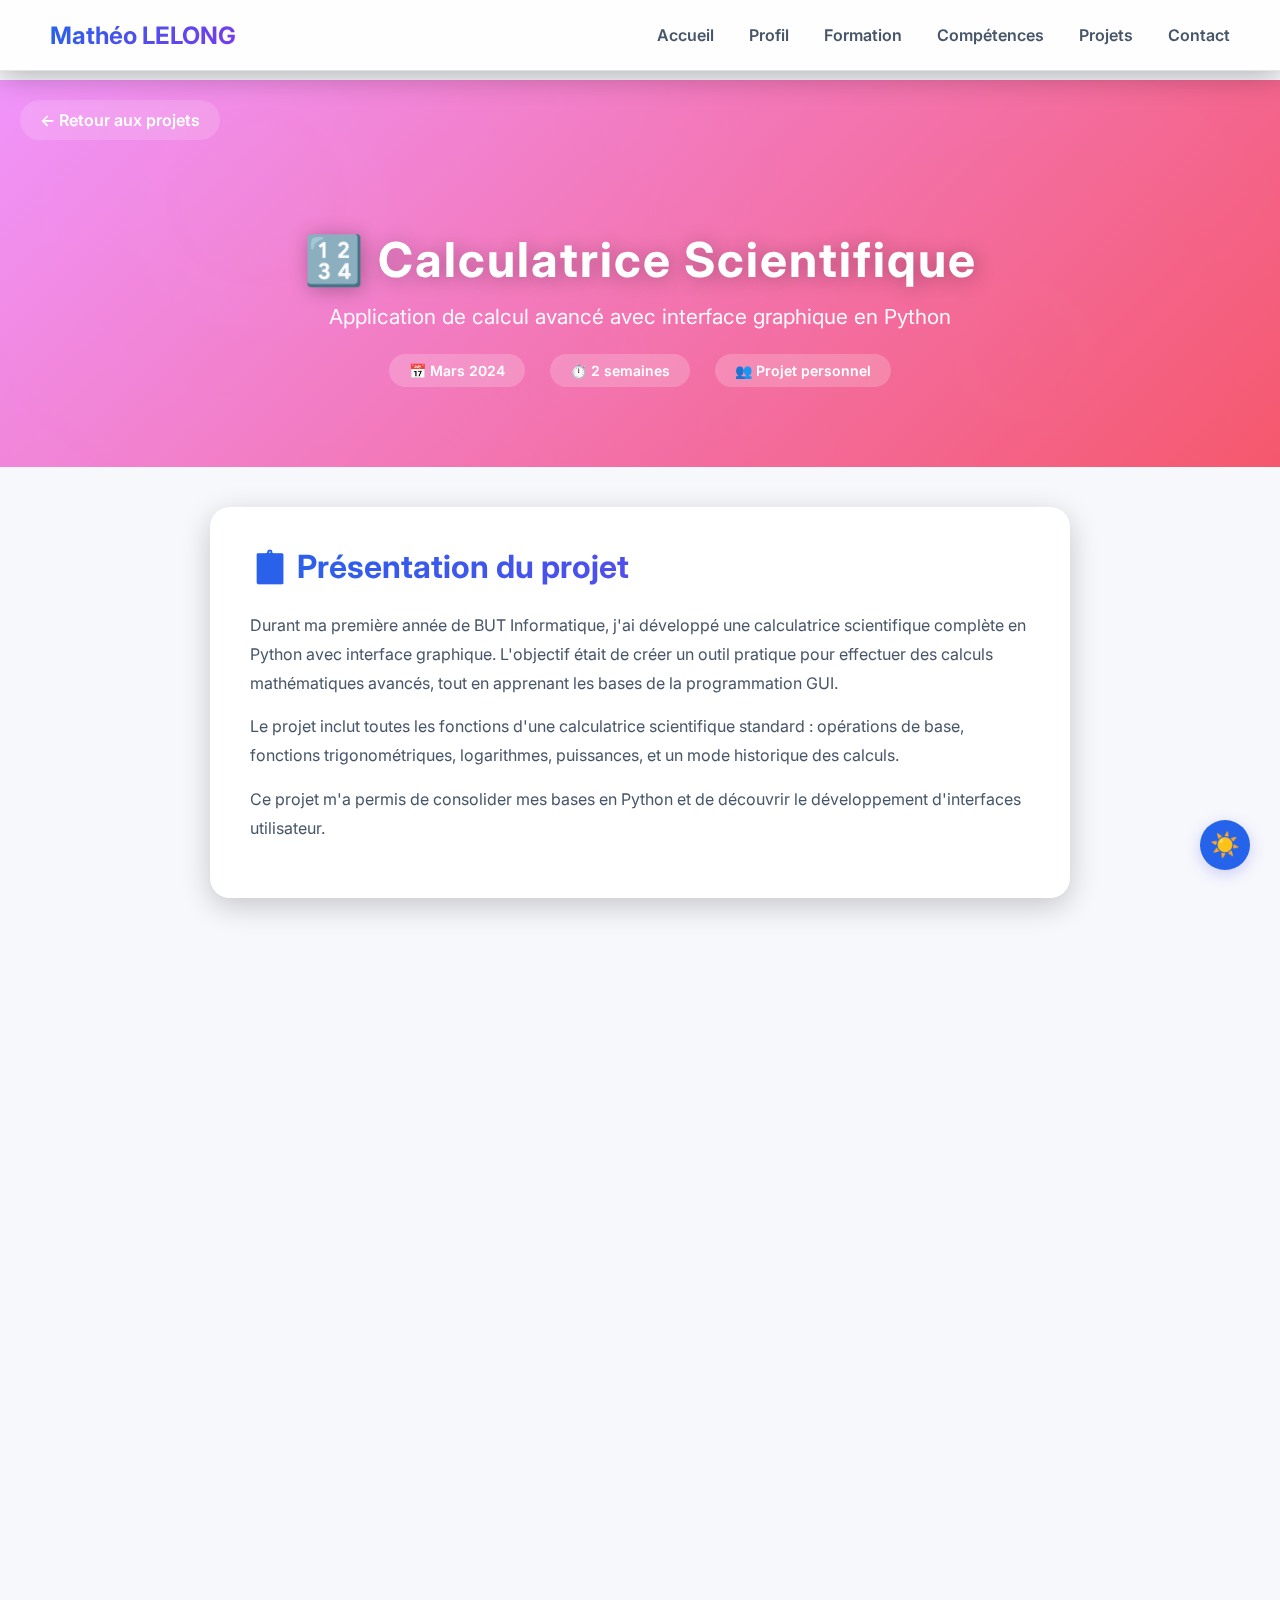
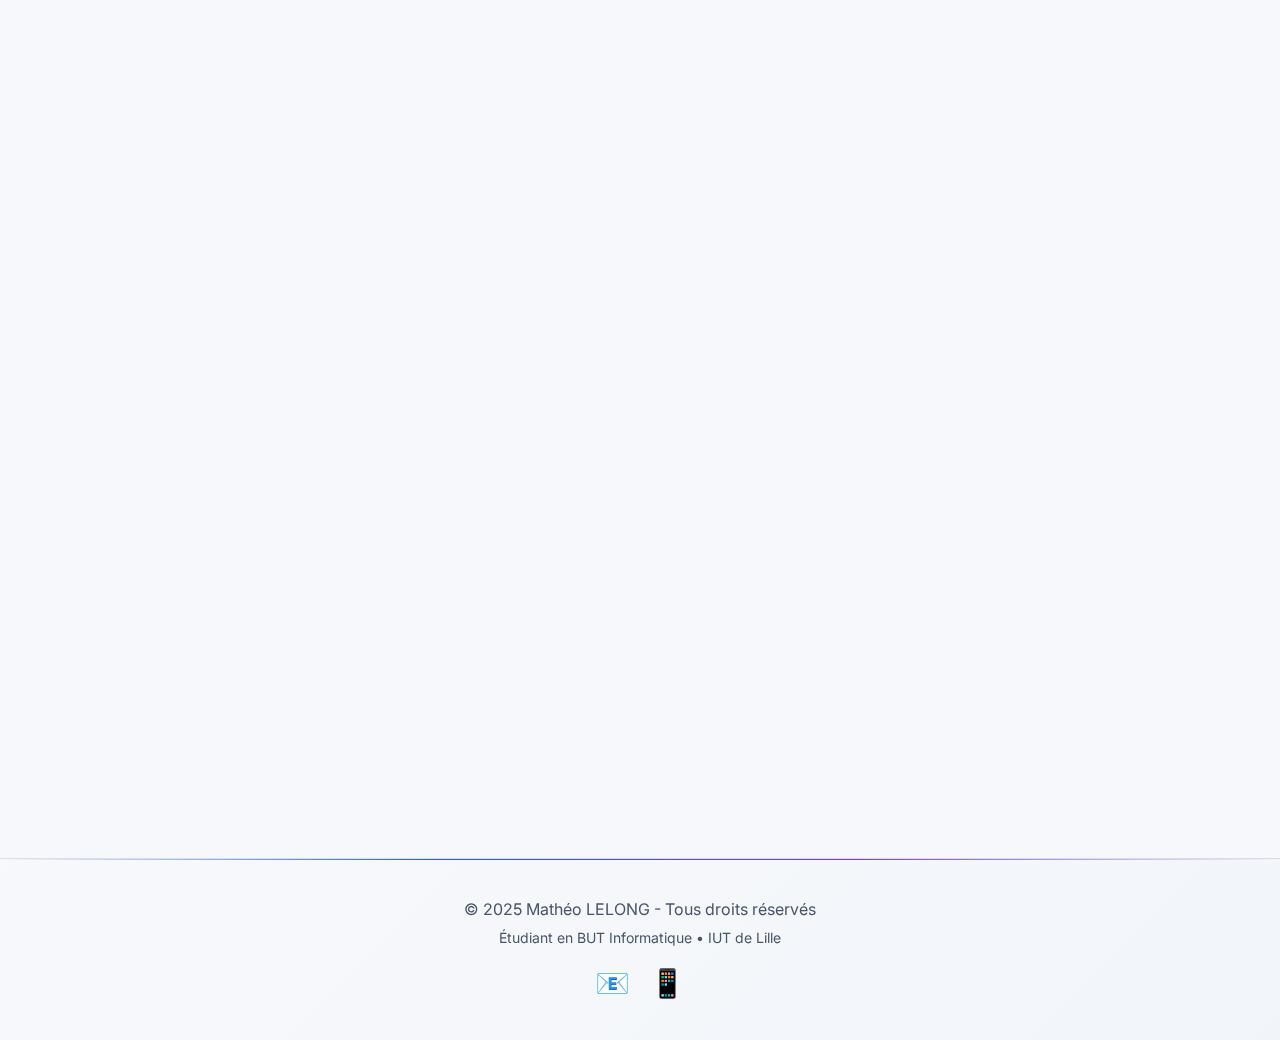
<file: projets/calculatrice-python.html>
<!DOCTYPE html>
<html lang="fr">
<head>
  <meta charset="UTF-8">
  <meta name="viewport" content="width=device-width, initial-scale=1.0">
  <title>Calculatrice Scientifique – Mathéo Lelong</title>
  <link rel="preconnect" href="https://fonts.googleapis.com">
  <link rel="preconnect" href="https://fonts.gstatic.com" crossorigin>
  <link rel="preload" href="https://fonts.googleapis.com/css2?family=Inter:wght@300;400;600;700;800&display=swap" as="style" onload="this.rel='stylesheet'">
  <noscript><link href="https://fonts.googleapis.com/css2?family=Inter:wght@300;400;600;700;800&display=swap" rel="stylesheet"></noscript>
  <link rel="stylesheet" href="../styles.css">
  <link rel="stylesheet" href="projet-styles.css">
  <meta name="theme-color" content="#0a0a0a">
</head>

<body>

<nav class="navbar" id="navbar">
  <div class="logo">Mathéo LELONG</div>
  <button class="menu-icon" id="menuBtn" aria-expanded="false" aria-controls="menuLinks" onclick="toggleMenu()" aria-label="Ouvrir le menu">☰</button>
  <div class="menu-links" id="menuLinks">
    <a href="../index.html">Accueil</a>
    <a href="../index.html#profil">Profil</a>
    <a href="../index.html#formation">Formation</a>
    <a href="../index.html#competences">Compétences</a>
    <a href="../index.html#projets">Projets</a>
    <a href="../index.html#contact">Contact</a>
  </div>
</nav>

<header class="project-hero">
  <div class="back-btn">
    <a href="../index.html#projets">← Retour aux projets</a>
  </div>
  <h1>🔢 Calculatrice Scientifique</h1>
  <p class="project-subtitle">Application de calcul avancé avec interface graphique en Python</p>
  <div class="project-meta">
    <span class="meta-item">📅 Mars 2024</span>
    <span class="meta-item">⏱️ 2 semaines</span>
    <span class="meta-item">👥 Projet personnel</span>
  </div>
</header>

<main class="project-content">
  
  <section class="content-section fade-in">
    <h2>📋 Présentation du projet</h2>
    <p>Durant ma première année de BUT Informatique, j'ai développé une calculatrice scientifique complète en Python avec interface graphique. L'objectif était de créer un outil pratique pour effectuer des calculs mathématiques avancés, tout en apprenant les bases de la programmation GUI.</p>
    <p>Le projet inclut toutes les fonctions d'une calculatrice scientifique standard : opérations de base, fonctions trigonométriques, logarithmes, puissances, et un mode historique des calculs.</p>
    <p>Ce projet m'a permis de consolider mes bases en Python et de découvrir le développement d'interfaces utilisateur.</p>
  </section>

  <section class="content-section fade-in">
    <h2>🛠️ Technologies utilisées</h2>
    <div class="tech-grid">
      <div class="tech-item">
        <span class="tech-icon">🐍</span>
        <div>
          <h3>Python</h3>
          <p>Langage principal (Python 3.10)</p>
        </div>
      </div>
      <div class="tech-item">
        <span class="tech-icon">🖼️</span>
        <div>
          <h3>Tkinter</h3>
          <p>Interface graphique</p>
        </div>
      </div>
      <div class="tech-item">
        <span class="tech-icon">🔢</span>
        <div>
          <h3>Math / NumPy</h3>
          <p>Calculs scientifiques</p>
        </div>
      </div>
      <div class="tech-item">
        <span class="tech-icon">💾</span>
        <div>
          <h3>JSON</h3>
          <p>Sauvegarde de l'historique</p>
        </div>
      </div>
      <div class="tech-item">
        <span class="tech-icon">📦</span>
        <div>
          <h3>Git</h3>
          <p>Contrôle de version</p>
        </div>
      </div>
      <div class="tech-item">
        <span class="tech-icon">💻</span>
        <div>
          <h3>VS Code</h3>
          <p>Environnement de développement</p>
        </div>
      </div>
    </div>
  </section>

  <section class="content-section fade-in">
    <h2>✨ Fonctionnalités principales</h2>
    <ul class="features-list">
      <li>
        <strong>Opérations de base</strong>
        <p>Addition, soustraction, multiplication, division avec gestion des priorités et des parenthèses.</p>
      </li>
      <li>
        <strong>Fonctions scientifiques</strong>
        <p>Sinus, cosinus, tangente, logarithmes (ln, log), exponentielle, racine carrée, puissances et factorielle.</p>
      </li>
      <li>
        <strong>Mode degrés/radians</strong>
        <p>Basculer entre les deux unités pour les fonctions trigonométriques avec indication visuelle du mode actif.</p>
      </li>
      <li>
        <strong>Historique des calculs</strong>
        <p>Mémorisation de tous les calculs effectués avec possibilité de les recharger et de les effacer. Sauvegarde persistante entre les sessions.</p>
      </li>
      <li>
        <strong>Gestion des erreurs</strong>
        <p>Détection et affichage des erreurs de syntaxe, division par zéro et opérations invalides avec messages explicites.</p>
      </li>
      <li>
        <strong>Interface intuitive</strong>
        <p>Disposition claire des boutons, affichage en temps réel de la saisie, et raccourcis clavier pour une utilisation rapide.</p>
      </li>
    </ul>
  </section>

  <section class="content-section fade-in">
    <h2>📸 Captures d'écran</h2>
    <div class="gallery">
      <div class="gallery-item">
        <div class="screenshot-placeholder">
          <p>Interface principale</p>
        </div>
      </div>
      <div class="gallery-item">
        <div class="screenshot-placeholder">
          <p>Fonctions scientifiques</p>
        </div>
      </div>
      <div class="gallery-item">
        <div class="screenshot-placeholder">
          <p>Historique des calculs</p>
        </div>
      </div>
    </div>
  </section>

  <section class="content-section fade-in">
    <h2>🎯 Défis et apprentissages</h2>
    <div class="challenge-box">
      <h3>Défis rencontrés</h3>
      <p>La principale difficulté a été de gérer correctement l'ordre des opérations et les parenthèses. J'ai dû implémenter un parser d'expressions mathématiques robuste. La gestion de l'interface Tkinter a aussi nécessité de la patience pour obtenir un layout agréable et responsive.</p>
    </div>
    <div class="learning-box">
      <h3>Ce que j'ai appris</h3>
      <p>J'ai beaucoup progressé en Python, notamment sur la gestion des exceptions et la structuration du code avec des classes. J'ai découvert Tkinter et les concepts de programmation événementielle. Ce projet m'a aussi appris l'importance des tests pour vérifier que tous les calculs donnent les bons résultats. Enfin, j'ai compris comment sauvegarder et charger des données avec JSON.</p>
    </div>
  </section>

  <section class="content-section fade-in">
    <h2>🔗 Liens utiles</h2>
    <div class="links-grid">
      <a href="#" class="link-card">
        <span class="link-icon">💻</span>
        <div>
          <h3>Code source</h3>
          <p>Voir sur GitHub</p>
        </div>
      </a>
      <a href="#" class="link-card">
        <span class="link-icon">📥</span>
        <div>
          <h3>Télécharger</h3>
          <p>Version exécutable</p>
        </div>
      </a>
    </div>
  </section>

  <section class="content-section fade-in">
    <h2>📂 Autres projets</h2>
    <div class="other-projects">
      <a href="bot-discord.html" class="other-project-card">
        <span>←</span>
        <div>
          <p class="small-text">Projet précédent</p>
          <h3>Bot Discord Multifonction</h3>
        </div>
      </a>
      <a href="site-web-restaurant.html" class="other-project-card">
        <div style="text-align: right;">
          <p class="small-text">Projet suivant</p>
          <h3>Site Web Restaurant</h3>
        </div>
        <span>→</span>
      </a>
    </div>
  </section>

</main>

<footer>
  <p>&copy; 2025 Mathéo LELONG - Tous droits réservés</p>
  <p style="margin-top: 10px; font-size: 14px;">Étudiant en BUT Informatique • IUT de Lille</p>
  <div class="social-links">
    <a href="mailto:lelongmatheo12@gmail.com" title="Email">📧</a>
    <a href="tel:0781076890" title="Téléphone">📱</a>
  </div>
</footer>

<button id="themeToggle" class="theme-toggle" aria-label="Changer le thème" title="Changer le thème" onclick="toggleTheme()">
  <span id="themeIcon">🌙</span>
</button>

<script>
function toggleMenu() {
  const links = document.getElementById('menuLinks');
  const btn = document.getElementById('menuBtn');
  const isOpen = links.classList.toggle('active');
  if (btn) btn.setAttribute('aria-expanded', isOpen ? 'true' : 'false');
}

window.addEventListener('scroll', () => {
  const navbar = document.getElementById('navbar');
  if (window.scrollY > 50) {
    navbar.classList.add('scrolled');
  } else {
    navbar.classList.remove('scrolled');
  }
});

const observer = new IntersectionObserver(entries => {
  entries.forEach(entry => {
    if (entry.isIntersecting) {
      entry.target.classList.add("visible");
    }
  });
}, { threshold: 0.1 });

document.querySelectorAll('.fade-in').forEach(el => observer.observe(el));

function applyTheme(theme) {
  if (theme === 'light') {
    document.documentElement.setAttribute('data-theme', 'light');
  } else {
    document.documentElement.removeAttribute('data-theme');
  }
  localStorage.setItem('site-theme', theme);
  updateThemeIcon();
}

function updateThemeIcon() {
  const icon = document.getElementById('themeIcon');
  if (!icon) return;
  const isLight = document.documentElement.getAttribute('data-theme') === 'light';
  icon.textContent = isLight ? '☀️' : '🌙';
}

function toggleTheme() {
  const isLight = document.documentElement.getAttribute('data-theme') === 'light';
  applyTheme(isLight ? 'dark' : 'light');
}

window.addEventListener('load', () => {
  const saved = localStorage.getItem('site-theme') || (window.matchMedia && window.matchMedia('(prefers-color-scheme: light)').matches ? 'light' : 'dark');
  applyTheme(saved);
  updateThemeIcon();
});
</script>

</body>
</html>
</file>
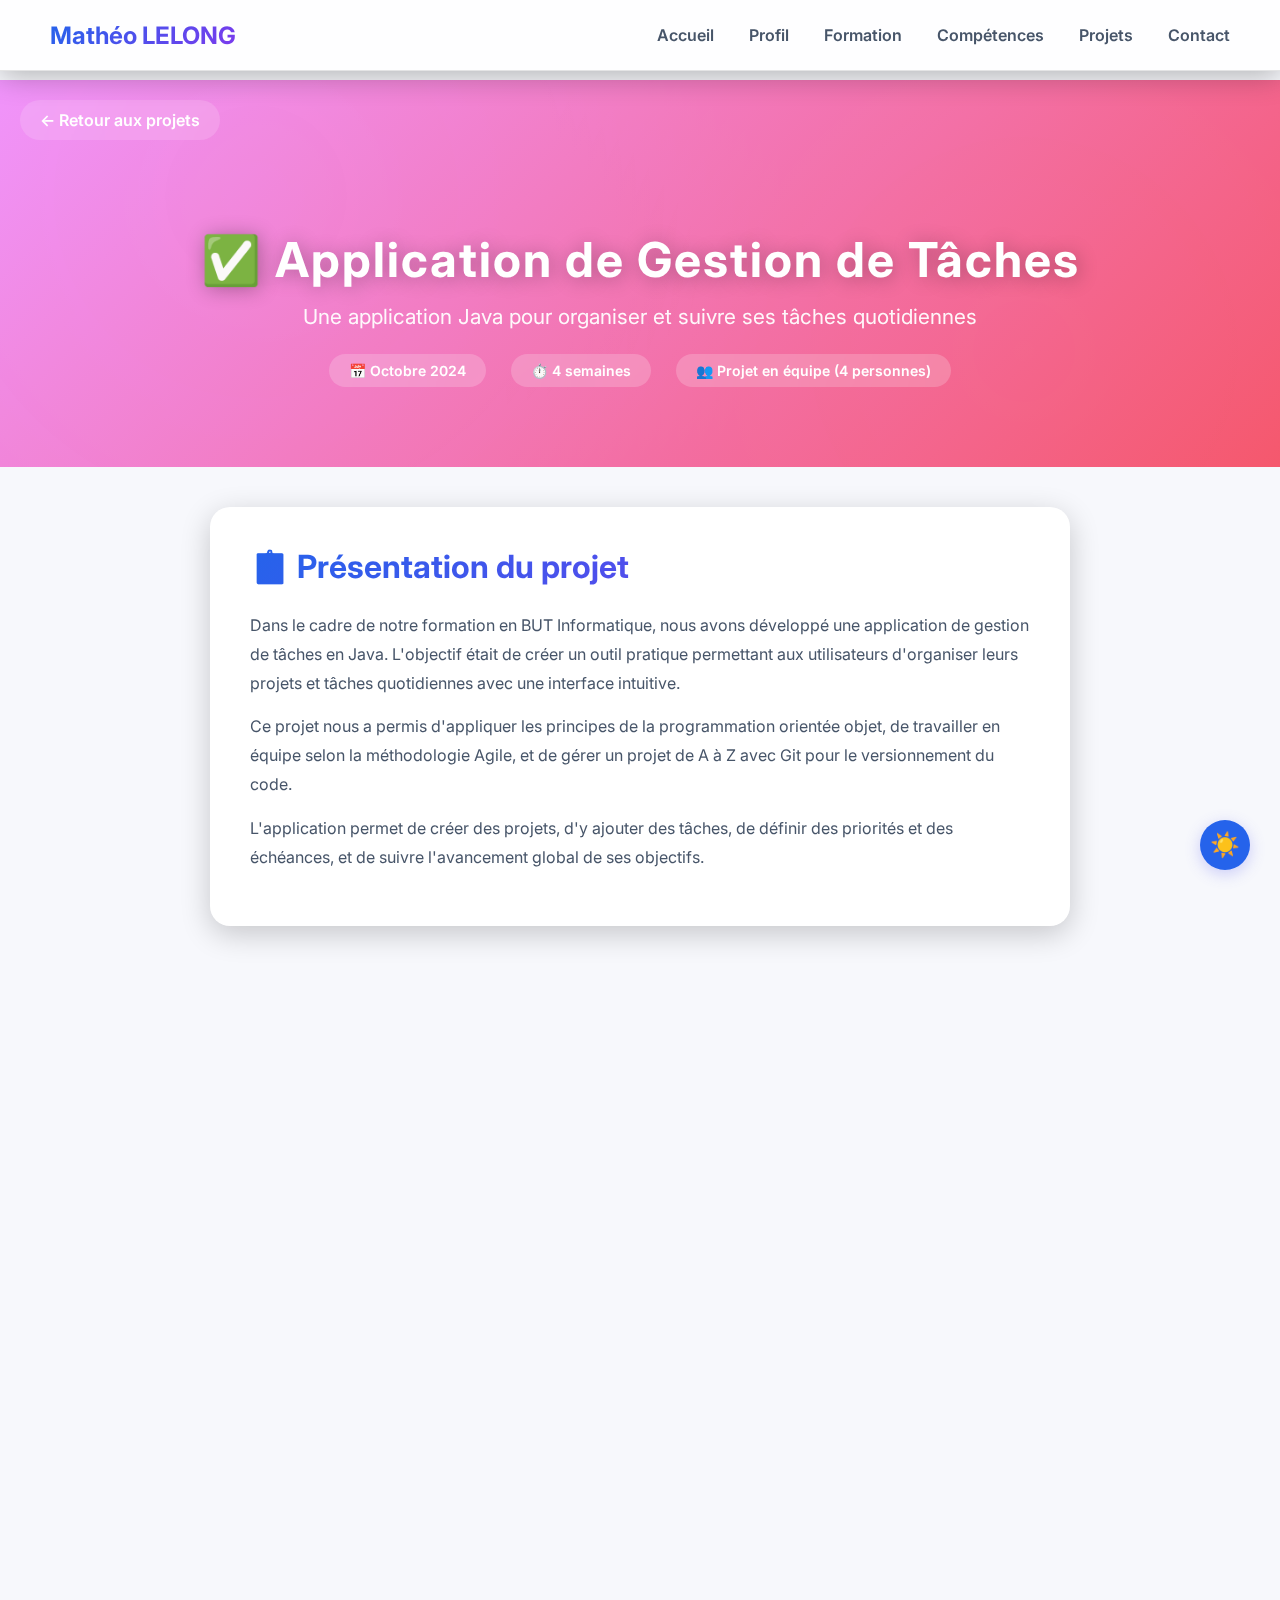
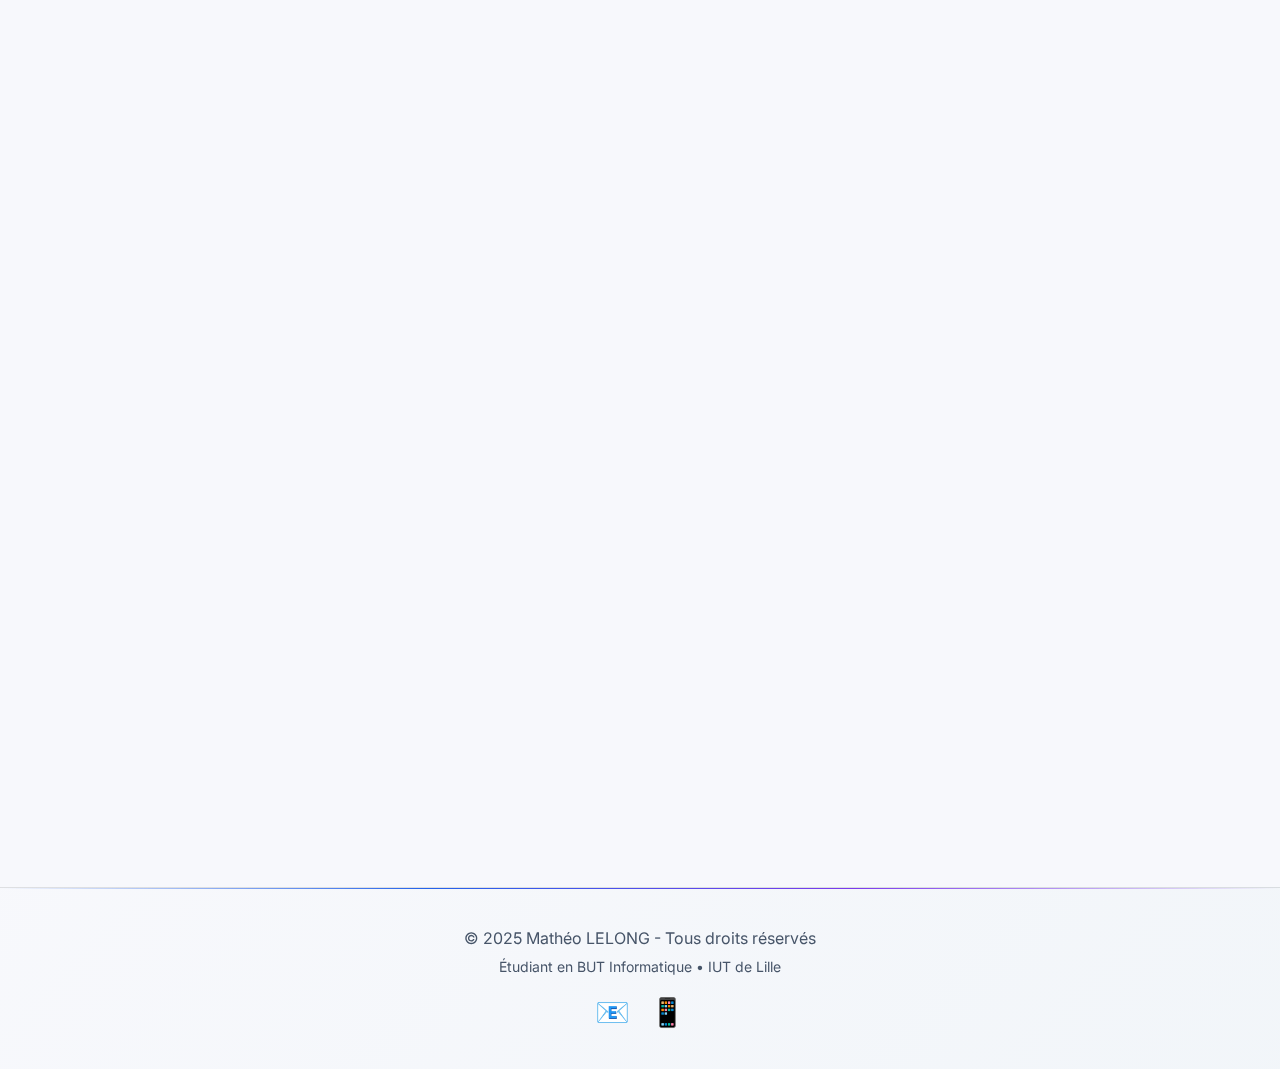
<file: projets/gestion-taches.html>
<!DOCTYPE html>
<html lang="fr">

<head>
  <meta charset="UTF-8">
  <meta name="viewport" content="width=device-width, initial-scale=1.0">
  <title>Application de Gestion de Tâches – Mathéo Lelong</title>
  <link rel="preconnect" href="https://fonts.googleapis.com">
  <link rel="preconnect" href="https://fonts.gstatic.com" crossorigin>
  <link rel="preload" href="https://fonts.googleapis.com/css2?family=Inter:wght@300;400;600;700;800&display=swap"
    as="style" onload="this.rel='stylesheet'">
  <noscript>
    <link href="https://fonts.googleapis.com/css2?family=Inter:wght@300;400;600;700;800&display=swap" rel="stylesheet">
  </noscript>
  <link rel="stylesheet" href="../styles.css">
  <link rel="stylesheet" href="projet-styles.css">
  <meta name="theme-color" content="#0a0a0a">
</head>

<body>

  <nav class="navbar" id="navbar">
    <div class="logo">Mathéo LELONG</div>
    <button class="menu-icon" id="menuBtn" aria-expanded="false" aria-controls="menuLinks" onclick="toggleMenu()"
      aria-label="Ouvrir le menu">☰</button>
    <div class="menu-links" id="menuLinks">
      <a href="../index.html">Accueil</a>
      <a href="../index.html#profil">Profil</a>
      <a href="../index.html#formation">Formation</a>
      <a href="../index.html#competences">Compétences</a>
      <a href="../index.html#projets">Projets</a>
      <a href="../index.html#contact">Contact</a>
    </div>
  </nav>

  <header class="project-hero">
    <div class="back-btn">
      <a href="../index.html#projets">← Retour aux projets</a>
    </div>
    <h1>✅ Application de Gestion de Tâches</h1>
    <p class="project-subtitle">Une application Java pour organiser et suivre ses tâches quotidiennes</p>
    <div class="project-meta">
      <span class="meta-item">📅 Octobre 2024</span>
      <span class="meta-item">⏱️ 4 semaines</span>
      <span class="meta-item">👥 Projet en équipe (4 personnes)</span>
    </div>
  </header>

  <main class="project-content">

    <section class="content-section fade-in">
      <h2>📋 Présentation du projet</h2>
      <p>Dans le cadre de notre formation en BUT Informatique, nous avons développé une application de gestion de tâches
        en Java. L'objectif était de créer un outil pratique permettant aux utilisateurs d'organiser leurs projets et
        tâches quotidiennes avec une interface intuitive.</p>
      <p>Ce projet nous a permis d'appliquer les principes de la programmation orientée objet, de travailler en équipe
        selon la méthodologie Agile, et de gérer un projet de A à Z avec Git pour le versionnement du code.</p>
      <p>L'application permet de créer des projets, d'y ajouter des tâches, de définir des priorités et des échéances,
        et de suivre l'avancement global de ses objectifs.</p>
    </section>

    <section class="content-section fade-in">
      <h2>🛠️ Technologies utilisées</h2>
      <div class="tech-grid">
        <div class="tech-item">
          <span class="tech-icon">☕</span>
          <div>
            <h3>Java</h3>
            <p>Langage principal (Java 17)</p>
          </div>
        </div>
        <div class="tech-item">
          <span class="tech-icon">🎨</span>
          <div>
            <h3>JavaFX</h3>
            <p>Interface graphique utilisateur</p>
          </div>
        </div>
        <div class="tech-item">
          <span class="tech-icon">🗄️</span>
          <div>
            <h3>SQLite</h3>
            <p>Base de données locale</p>
          </div>
        </div>
        <div class="tech-item">
          <span class="tech-icon">📦</span>
          <div>
            <h3>Maven</h3>
            <p>Gestion des dépendances</p>
          </div>
        </div>
        <div class="tech-item">
          <span class="tech-icon">🔧</span>
          <div>
            <h3>Git / GitHub</h3>
            <p>Contrôle de version</p>
          </div>
        </div>
        <div class="tech-item">
          <span class="tech-icon">💡</span>
          <div>
            <h3>IntelliJ IDEA</h3>
            <p>Environnement de développement</p>
          </div>
        </div>
      </div>
    </section>

    <section class="content-section fade-in">
      <h2>✨ Fonctionnalités principales</h2>
      <ul class="features-list">
        <li>
          <strong>Gestion de projets</strong>
          <p>Créer, modifier et supprimer des projets avec un titre, une description et une couleur personnalisée pour
            faciliter l'organisation.</p>
        </li>
        <li>
          <strong>Création de tâches</strong>
          <p>Ajouter des tâches à chaque projet avec titre, description détaillée, date d'échéance et niveau de priorité
            (haute, moyenne, basse).</p>
        </li>
        <li>
          <strong>Suivi d'avancement</strong>
          <p>Marquer les tâches comme terminées et visualiser l'avancement global de chaque projet avec des barres de
            progression.</p>
        </li>
        <li>
          <strong>Filtres et recherche</strong>
          <p>Filtrer les tâches par statut, priorité ou date, et rechercher rapidement une tâche spécifique.</p>
        </li>
        <li>
          <strong>Statistiques</strong>
          <p>Afficher des statistiques sur la productivité : nombre de tâches complétées, temps moyen de réalisation,
            etc.</p>
        </li>
        <li>
          <strong>Sauvegarde automatique</strong>
          <p>Les données sont enregistrées automatiquement dans une base de données SQLite locale pour ne jamais perdre
            son travail.</p>
        </li>
      </ul>
    </section>

    <section class="content-section fade-in">
      <h2>📸 Captures d'écran</h2>
      <div class="gallery">
        <div class="gallery-item">
          <div class="screenshot-placeholder">
            <p>Vue principale des projets</p>
          </div>
        </div>
        <div class="gallery-item">
          <div class="screenshot-placeholder">
            <p>Liste des tâches</p>
          </div>
        </div>
        <div class="gallery-item">
          <div class="screenshot-placeholder">
            <p>Ajout d'une nouvelle tâche</p>
          </div>
        </div>
      </div>
    </section>

    <section class="content-section fade-in">
      <h2>🎯 Défis et apprentissages</h2>
      <div class="challenge-box">
        <h3>Défis rencontrés</h3>
        <p>La coordination en équipe a été notre plus grand défi. Nous avons dû apprendre à utiliser Git efficacement
          pour éviter les conflits de code. La gestion de l'interface JavaFX avec le système de données a également
          nécessité beaucoup de réflexion sur l'architecture du projet.</p>
      </div>
      <div class="learning-box">
        <h3>Ce que j'ai appris</h3>
        <p>Ce projet m'a permis de mieux comprendre les design patterns (MVC notamment), d'améliorer mes compétences en
          travail collaboratif avec Git, et de découvrir JavaFX pour créer des interfaces graphiques. J'ai aussi appris
          à gérer une base de données avec JDBC et à structurer un projet Maven.</p>
      </div>
    </section>

    <section class="content-section fade-in">
      <h2>🔗 Liens utiles</h2>
      <div class="links-grid">
        <a href="#" class="link-card">
          <span class="link-icon">💻</span>
          <div>
            <h3>Code source</h3>
            <p>Voir sur GitHub</p>
          </div>
        </a>
        <a href="#" class="link-card">
          <span class="link-icon">📄</span>
          <div>
            <h3>Documentation</h3>
            <p>Guide utilisateur</p>
          </div>
        </a>
      </div>
    </section>

    <section class="content-section fade-in">
      <h2>📂 Autres projets</h2>
      <div class="other-projects">
        <a href="site-web-restaurant.html" class="other-project-card">
          <span>←</span>
          <div>
            <p class="small-text">Projet précédent</p>
            <h3>Site Web Restaurant</h3>
          </div>
        </a>
        <a href="bot-discord.html" class="other-project-card">
          <div style="text-align: right;">
            <p class="small-text">Projet suivant</p>
            <h3>Bot Discord Multifonction</h3>
          </div>
          <span>→</span>
        </a>
      </div>
    </section>

  </main>

  <footer>
    <p>&copy; 2025 Mathéo LELONG - Tous droits réservés</p>
    <p style="margin-top: 10px; font-size: 14px;">Étudiant en BUT Informatique • IUT de Lille</p>
    <div class="social-links">
      <a href="mailto:lelongmatheo12@gmail.com" title="Email">📧</a>
      <a href="tel:+33781076890" title="Téléphone">📱</a>
    </div>
  </footer>

  <button id="themeToggle" class="theme-toggle" aria-label="Changer le thème" title="Changer le thème"
    onclick="toggleTheme()">
    <span id="themeIcon">🌙</span>
  </button>

  <script>
    function toggleMenu() {
      const links = document.getElementById('menuLinks');
      const btn = document.getElementById('menuBtn');
      const isOpen = links.classList.toggle('active');
      if (btn) btn.setAttribute('aria-expanded', isOpen ? 'true' : 'false');
    }

    window.addEventListener('scroll', () => {
      const navbar = document.getElementById('navbar');
      if (window.scrollY > 50) {
        navbar.classList.add('scrolled');
      } else {
        navbar.classList.remove('scrolled');
      }
    });

    const observer = new IntersectionObserver(entries => {
      entries.forEach(entry => {
        if (entry.isIntersecting) {
          entry.target.classList.add("visible");
        }
      });
    }, { threshold: 0.1 });

    document.querySelectorAll('.fade-in').forEach(el => observer.observe(el));

    function applyTheme(theme) {
      if (theme === 'light') {
        document.documentElement.setAttribute('data-theme', 'light');
      } else {
        document.documentElement.removeAttribute('data-theme');
      }
      localStorage.setItem('site-theme', theme);
      updateThemeIcon();
    }

    function updateThemeIcon() {
      const icon = document.getElementById('themeIcon');
      if (!icon) return;
      const isLight = document.documentElement.getAttribute('data-theme') === 'light';
      icon.textContent = isLight ? '☀️' : '🌙';
    }

    function toggleTheme() {
      const isLight = document.documentElement.getAttribute('data-theme') === 'light';
      applyTheme(isLight ? 'dark' : 'light');
    }

    window.addEventListener('load', () => {
      const saved = localStorage.getItem('site-theme') || (window.matchMedia && window.matchMedia('(prefers-color-scheme: light)').matches ? 'light' : 'dark');
      applyTheme(saved);
      updateThemeIcon();
    });
  </script>

</body>

</html>
</file>
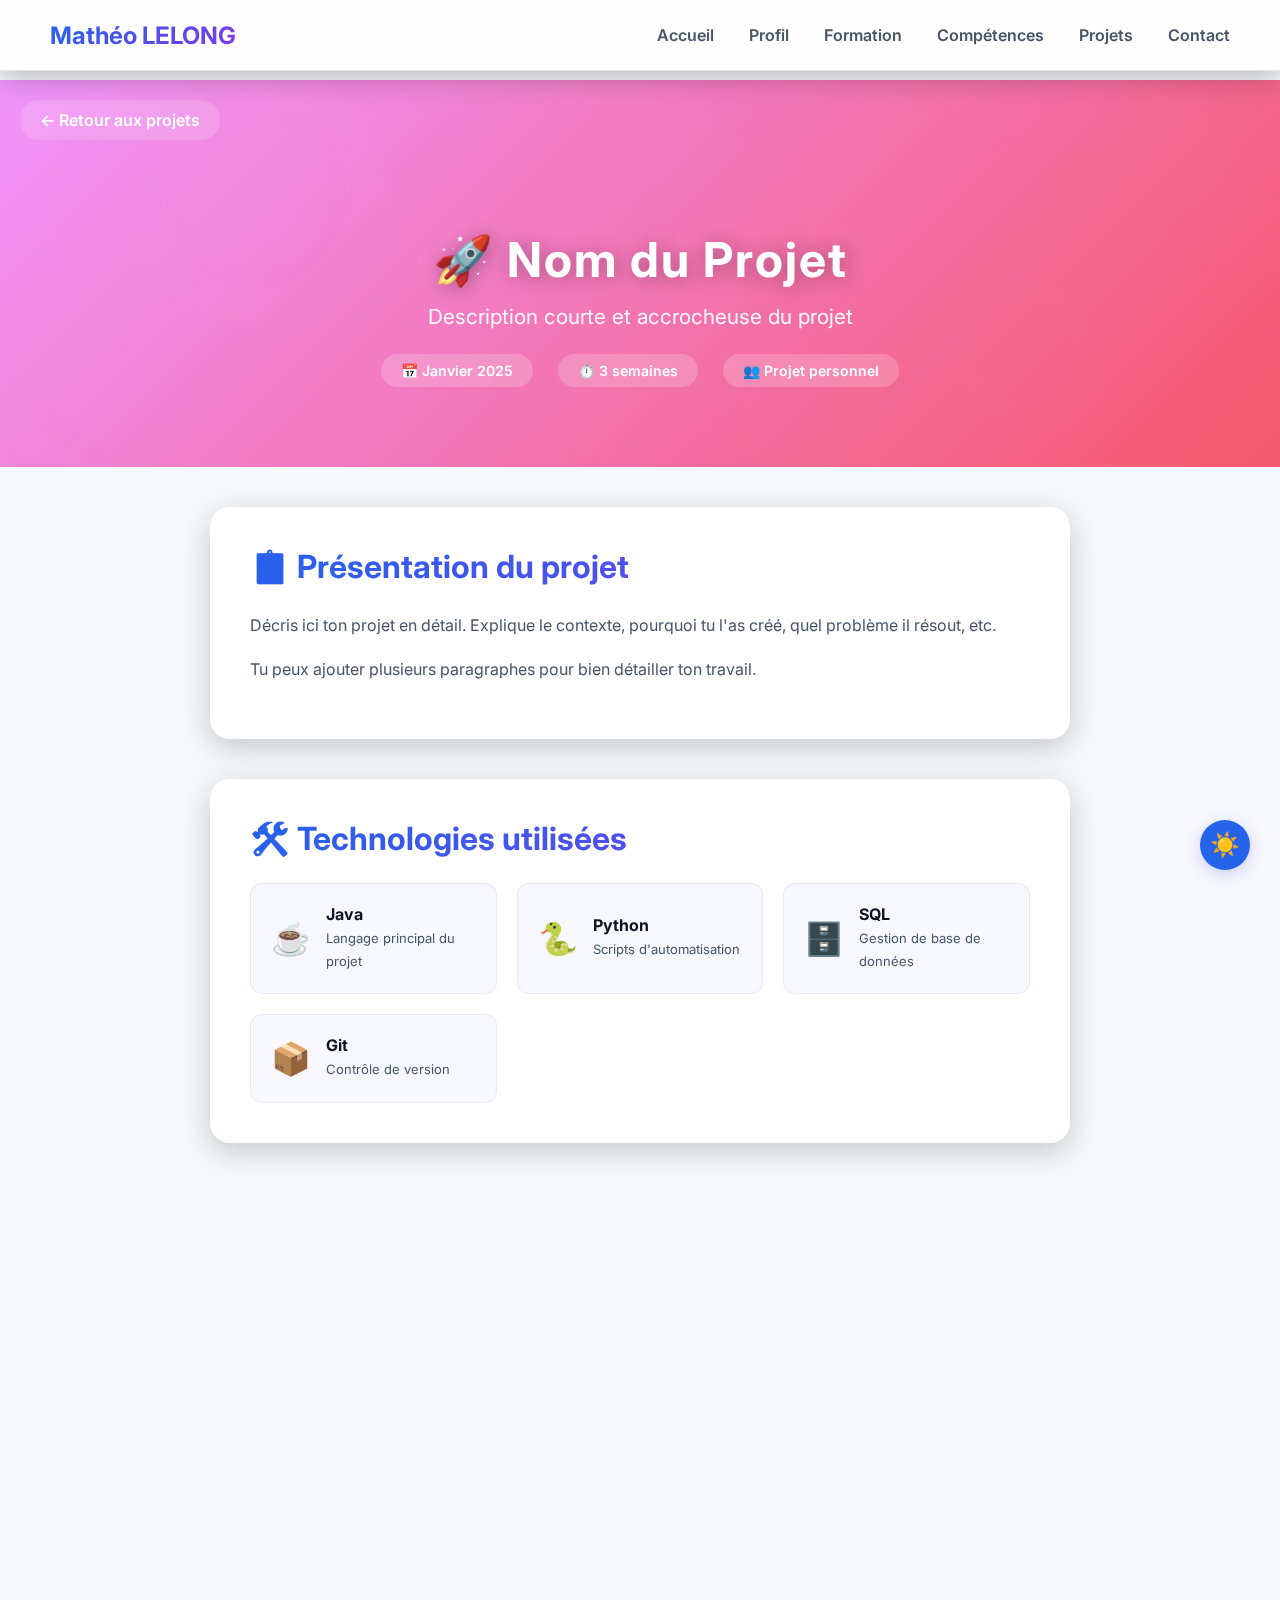
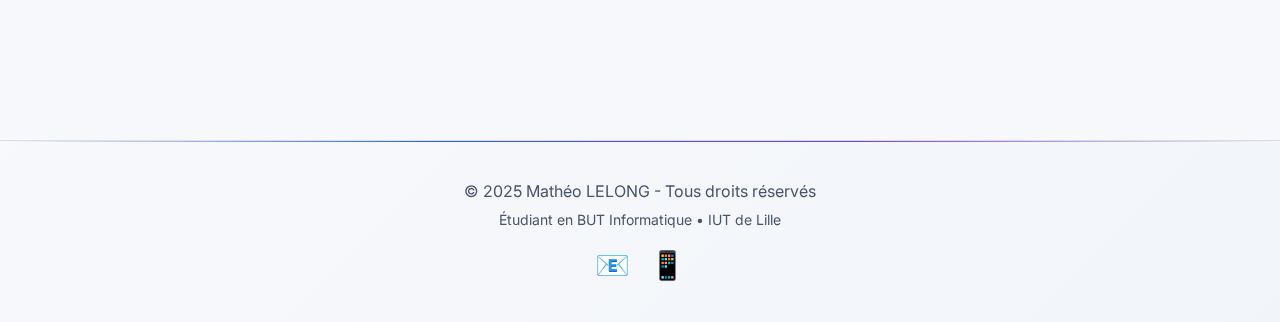
<file: projets/projet-template.html>
<!DOCTYPE html>
<html lang="fr">
<head>
  <meta charset="UTF-8">
  <meta name="viewport" content="width=device-width, initial-scale=1.0">
  <title>Nom du Projet – Mathéo Lelong</title>
  <link rel="preconnect" href="https://fonts.googleapis.com">
  <link rel="preconnect" href="https://fonts.gstatic.com" crossorigin>
  <link rel="preload" href="https://fonts.googleapis.com/css2?family=Inter:wght@300;400;600;700;800&display=swap" as="style" onload="this.rel='stylesheet'">
  <noscript><link href="https://fonts.googleapis.com/css2?family=Inter:wght@300;400;600;700;800&display=swap" rel="stylesheet"></noscript>
  <link rel="stylesheet" href="../styles.css">
  <link rel="stylesheet" href="projet-styles.css">
  <meta name="theme-color" content="#0a0a0a">
</head>

<body>

<nav class="navbar" id="navbar">
  <div class="logo">Mathéo LELONG</div>
  <button class="menu-icon" id="menuBtn" aria-expanded="false" aria-controls="menuLinks" onclick="toggleMenu()" aria-label="Ouvrir le menu">☰</button>
  <div class="menu-links" id="menuLinks">
    <a href="../index.html">Accueil</a>
    <a href="../index.html#profil">Profil</a>
    <a href="../index.html#formation">Formation</a>
    <a href="../index.html#competences">Compétences</a>
    <a href="../index.html#projets">Projets</a>
    <a href="../index.html#contact">Contact</a>
  </div>
</nav>

<!-- Hero du projet -->
<header class="project-hero">
  <div class="back-btn">
    <a href="../index.html#projets">← Retour aux projets</a>
  </div>
  <h1>🚀 Nom du Projet</h1>
  <p class="project-subtitle">Description courte et accrocheuse du projet</p>
  <div class="project-meta">
    <span class="meta-item">📅 Janvier 2025</span>
    <span class="meta-item">⏱️ 3 semaines</span>
    <span class="meta-item">👥 Projet personnel</span>
  </div>
</header>

<!-- Section principale -->
<main class="project-content">
  
  <!-- Présentation -->
  <section class="content-section fade-in">
    <h2>📋 Présentation du projet</h2>
    <p>Décris ici ton projet en détail. Explique le contexte, pourquoi tu l'as créé, quel problème il résout, etc.</p>
    <p>Tu peux ajouter plusieurs paragraphes pour bien détailler ton travail.</p>
  </section>

  <!-- Technologies utilisées -->
  <section class="content-section fade-in">
    <h2>🛠️ Technologies utilisées</h2>
    <div class="tech-grid">
      <div class="tech-item">
        <span class="tech-icon">☕</span>
        <div>
          <h3>Java</h3>
          <p>Langage principal du projet</p>
        </div>
      </div>
      <div class="tech-item">
        <span class="tech-icon">🐍</span>
        <div>
          <h3>Python</h3>
          <p>Scripts d'automatisation</p>
        </div>
      </div>
      <div class="tech-item">
        <span class="tech-icon">🗄️</span>
        <div>
          <h3>SQL</h3>
          <p>Gestion de base de données</p>
        </div>
      </div>
      <div class="tech-item">
        <span class="tech-icon">📦</span>
        <div>
          <h3>Git</h3>
          <p>Contrôle de version</p>
        </div>
      </div>
    </div>
  </section>

  <!-- Fonctionnalités -->
  <section class="content-section fade-in">
    <h2>✨ Fonctionnalités principales</h2>
    <ul class="features-list">
      <li>
        <strong>Fonctionnalité 1</strong>
        <p>Description de cette fonctionnalité et comment elle fonctionne.</p>
      </li>
      <li>
        <strong>Fonctionnalité 2</strong>
        <p>Description de cette fonctionnalité et comment elle fonctionne.</p>
      </li>
      <li>
        <strong>Fonctionnalité 3</strong>
        <p>Description de cette fonctionnalité et comment elle fonctionne.</p>
      </li>
    </ul>
  </section>

  <!-- Captures d'écran / Galerie -->
  <section class="content-section fade-in">
    <h2>📸 Captures d'écran</h2>
    <div class="gallery">
      <div class="gallery-item">
        <div class="screenshot-placeholder">
          <p>Screenshot 1</p>
          <!-- <img src="images/screenshot1.jpg" alt="Description"> -->
        </div>
      </div>
      <div class="gallery-item">
        <div class="screenshot-placeholder">
          <p>Screenshot 2</p>
          <!-- <img src="images/screenshot2.jpg" alt="Description"> -->
        </div>
      </div>
      <div class="gallery-item">
        <div class="screenshot-placeholder">
          <p>Screenshot 3</p>
          <!-- <img src="images/screenshot3.jpg" alt="Description"> -->
        </div>
      </div>
    </div>
  </section>

  <!-- Défis et apprentissages -->
  <section class="content-section fade-in">
    <h2>🎯 Défis et apprentissages</h2>
    <div class="challenge-box">
      <h3>Défis rencontrés</h3>
      <p>Explique les difficultés que tu as rencontrées pendant le développement.</p>
    </div>
    <div class="learning-box">
      <h3>Ce que j'ai appris</h3>
      <p>Partage les compétences et connaissances acquises grâce à ce projet.</p>
    </div>
  </section>

  <!-- Liens et code source -->
  <section class="content-section fade-in">
    <h2>🔗 Liens utiles</h2>
    <div class="links-grid">
      <a href="#" class="link-card" target="_blank">
        <span class="link-icon">💻</span>
        <div>
          <h3>Code source</h3>
          <p>Voir sur GitHub</p>
        </div>
      </a>
      <a href="#" class="link-card" target="_blank">
        <span class="link-icon">🚀</span>
        <div>
          <h3>Demo live</h3>
          <p>Tester l'application</p>
        </div>
      </a>
    </div>
  </section>

  <!-- Navigation vers d'autres projets -->
  <section class="content-section fade-in">
    <h2>📂 Autres projets</h2>
    <div class="other-projects">
      <a href="#" class="other-project-card">
        <span>←</span>
        <div>
          <p class="small-text">Projet précédent</p>
          <h3>Nom du projet</h3>
        </div>
      </a>
      <a href="#" class="other-project-card">
        <div style="text-align: right;">
          <p class="small-text">Projet suivant</p>
          <h3>Nom du projet</h3>
        </div>
        <span>→</span>
      </a>
    </div>
  </section>

</main>

<footer>
  <p>&copy; 2025 Mathéo LELONG - Tous droits réservés</p>
  <p style="margin-top: 10px; font-size: 14px;">Étudiant en BUT Informatique • IUT de Lille</p>
  <div class="social-links">
    <a href="mailto:lelongmatheo12@gmail.com" title="Email">📧</a>
    <a href="tel:0781076890" title="Téléphone">📱</a>
  </div>
</footer>

<button id="themeToggle" class="theme-toggle" aria-label="Changer le thème" title="Changer le thème" onclick="toggleTheme()">
  <span id="themeIcon">🌙</span>
</button>

<script>
// Menu mobile
function toggleMenu() {
  const links = document.getElementById('menuLinks');
  const btn = document.getElementById('menuBtn');
  const isOpen = links.classList.toggle('active');
  if (btn) btn.setAttribute('aria-expanded', isOpen ? 'true' : 'false');
}

// Navbar scrolled
window.addEventListener('scroll', () => {
  const navbar = document.getElementById('navbar');
  if (window.scrollY > 50) {
    navbar.classList.add('scrolled');
  } else {
    navbar.classList.remove('scrolled');
  }
});

// Animations
const observer = new IntersectionObserver(entries => {
  entries.forEach(entry => {
    if (entry.isIntersecting) {
      entry.target.classList.add("visible");
    }
  });
}, { threshold: 0.1 });

document.querySelectorAll('.fade-in').forEach(el => observer.observe(el));

// Theme toggle
function applyTheme(theme) {
  if (theme === 'light') {
    document.documentElement.setAttribute('data-theme', 'light');
  } else {
    document.documentElement.removeAttribute('data-theme');
  }
  localStorage.setItem('site-theme', theme);
  updateThemeIcon();
}

function updateThemeIcon() {
  const icon = document.getElementById('themeIcon');
  if (!icon) return;
  const isLight = document.documentElement.getAttribute('data-theme') === 'light';
  icon.textContent = isLight ? '☀️' : '🌙';
}

function toggleTheme() {
  const isLight = document.documentElement.getAttribute('data-theme') === 'light';
  applyTheme(isLight ? 'dark' : 'light');
}

// Initialisation
window.addEventListener('load', () => {
  const saved = localStorage.getItem('site-theme') || (window.matchMedia && window.matchMedia('(prefers-color-scheme: light)').matches ? 'light' : 'dark');
  applyTheme(saved);
  updateThemeIcon();
});
</script>

</body>
</html>
</file>
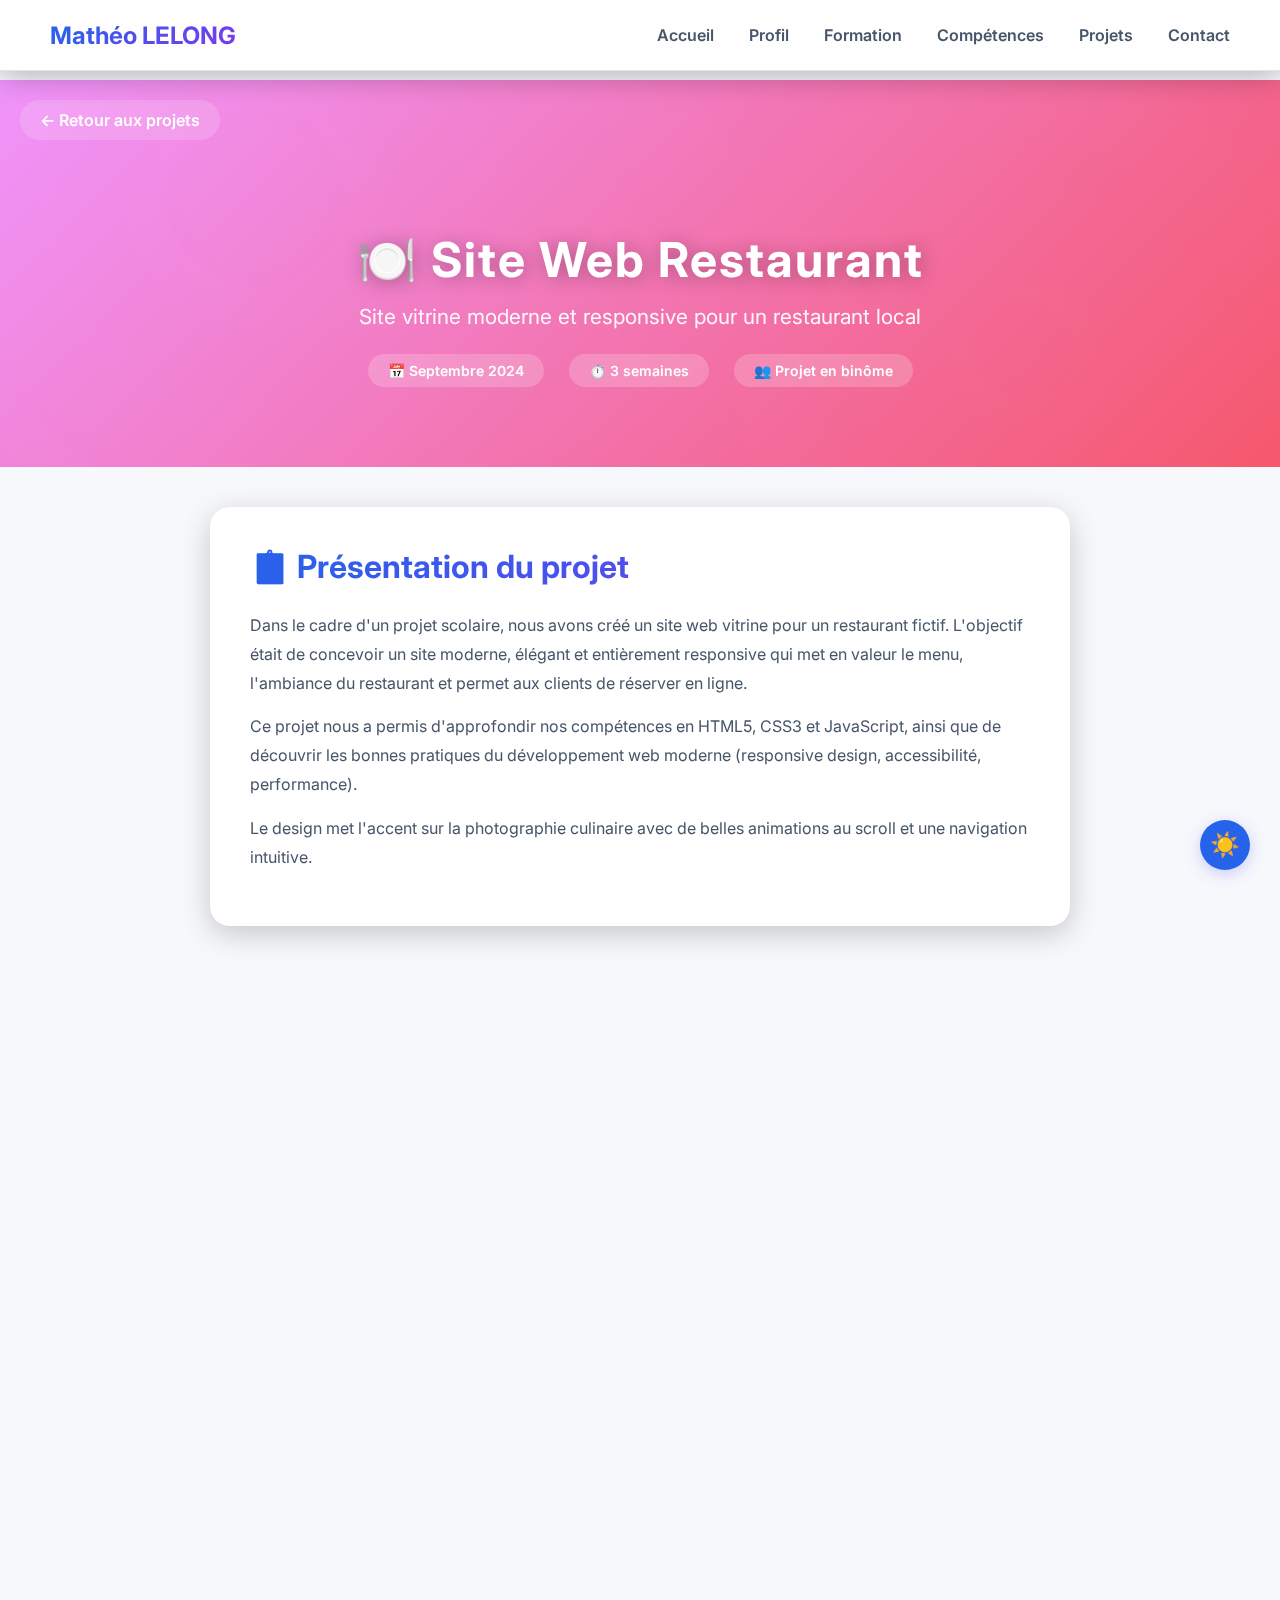
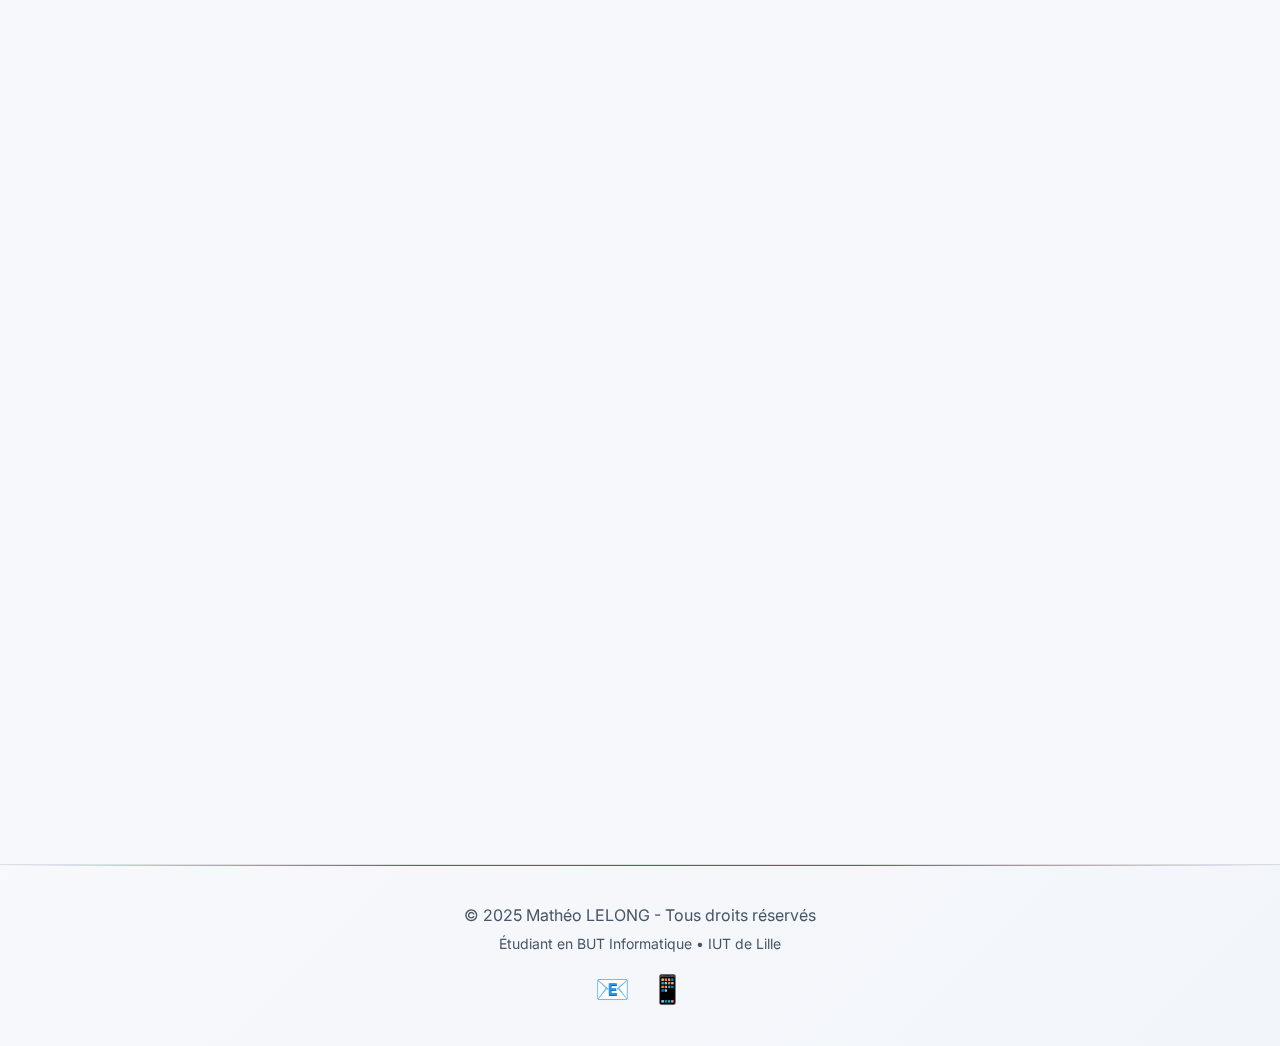
<file: projets/site-web-restaurant.html>
<!DOCTYPE html>
<html lang="fr">
<head>
  <meta charset="UTF-8">
  <meta name="viewport" content="width=device-width, initial-scale=1.0">
  <title>Site Web Restaurant – Mathéo Lelong</title>
  <link rel="preconnect" href="https://fonts.googleapis.com">
  <link rel="preconnect" href="https://fonts.gstatic.com" crossorigin>
  <link rel="preload" href="https://fonts.googleapis.com/css2?family=Inter:wght@300;400;600;700;800&display=swap" as="style" onload="this.rel='stylesheet'">
  <noscript><link href="https://fonts.googleapis.com/css2?family=Inter:wght@300;400;600;700;800&display=swap" rel="stylesheet"></noscript>
  <link rel="stylesheet" href="../styles.css">
  <link rel="stylesheet" href="projet-styles.css">
  <meta name="theme-color" content="#0a0a0a">
</head>

<body>

<nav class="navbar" id="navbar">
  <div class="logo">Mathéo LELONG</div>
  <button class="menu-icon" id="menuBtn" aria-expanded="false" aria-controls="menuLinks" onclick="toggleMenu()" aria-label="Ouvrir le menu">☰</button>
  <div class="menu-links" id="menuLinks">
    <a href="../index.html">Accueil</a>
    <a href="../index.html#profil">Profil</a>
    <a href="../index.html#formation">Formation</a>
    <a href="../index.html#competences">Compétences</a>
    <a href="../index.html#projets">Projets</a>
    <a href="../index.html#contact">Contact</a>
  </div>
</nav>

<header class="project-hero">
  <div class="back-btn">
    <a href="../index.html#projets">← Retour aux projets</a>
  </div>
  <h1>🍽️ Site Web Restaurant</h1>
  <p class="project-subtitle">Site vitrine moderne et responsive pour un restaurant local</p>
  <div class="project-meta">
    <span class="meta-item">📅 Septembre 2024</span>
    <span class="meta-item">⏱️ 3 semaines</span>
    <span class="meta-item">👥 Projet en binôme</span>
  </div>
</header>

<main class="project-content">
  
  <section class="content-section fade-in">
    <h2>📋 Présentation du projet</h2>
    <p>Dans le cadre d'un projet scolaire, nous avons créé un site web vitrine pour un restaurant fictif. L'objectif était de concevoir un site moderne, élégant et entièrement responsive qui met en valeur le menu, l'ambiance du restaurant et permet aux clients de réserver en ligne.</p>
    <p>Ce projet nous a permis d'approfondir nos compétences en HTML5, CSS3 et JavaScript, ainsi que de découvrir les bonnes pratiques du développement web moderne (responsive design, accessibilité, performance).</p>
    <p>Le design met l'accent sur la photographie culinaire avec de belles animations au scroll et une navigation intuitive.</p>
  </section>

  <section class="content-section fade-in">
    <h2>🛠️ Technologies utilisées</h2>
    <div class="tech-grid">
      <div class="tech-item">
        <span class="tech-icon">📄</span>
        <div>
          <h3>HTML5</h3>
          <p>Structure sémantique</p>
        </div>
      </div>
      <div class="tech-item">
        <span class="tech-icon">🎨</span>
        <div>
          <h3>CSS3</h3>
          <p>Design et animations</p>
        </div>
      </div>
      <div class="tech-item">
        <span class="tech-icon">⚡</span>
        <div>
          <h3>JavaScript</h3>
          <p>Interactivité</p>
        </div>
      </div>
      <div class="tech-item">
        <span class="tech-icon">📱</span>
        <div>
          <h3>Responsive Design</h3>
          <p>Compatible mobile/tablette</p>
        </div>
      </div>
      <div class="tech-item">
        <span class="tech-icon">🔧</span>
        <div>
          <h3>Git</h3>
          <p>Travail collaboratif</p>
        </div>
      </div>
      <div class="tech-item">
        <span class="tech-icon">💻</span>
        <div>
          <h3>VS Code</h3>
          <p>Éditeur de code</p>
        </div>
      </div>
    </div>
  </section>

  <section class="content-section fade-in">
    <h2>✨ Fonctionnalités principales</h2>
    <ul class="features-list">
      <li>
        <strong>Page d'accueil immersive</strong>
        <p>Hero section avec image de fond plein écran, animations d'apparition progressives et call-to-action pour réserver.</p>
      </li>
      <li>
        <strong>Menu interactif</strong>
        <p>Présentation du menu avec catégories (entrées, plats, desserts), photos des plats, descriptions et prix. Système de filtrage par catégorie.</p>
      </li>
      <li>
        <strong>Galerie photos</strong>
        <p>Galerie d'images du restaurant et des plats avec effet lightbox pour agrandir les photos en plein écran.</p>
      </li>
      <li>
        <strong>Formulaire de réservation</strong>
        <p>Formulaire de contact et réservation avec validation des champs (date, nombre de personnes, horaire).</p>
      </li>
      <li>
        <strong>Section "À propos"</strong>
        <p>Présentation de l'histoire du restaurant, de l'équipe et des valeurs culinaires.</p>
      </li>
      <li>
        <strong>Design responsive</strong>
        <p>Interface parfaitement adaptée aux smartphones, tablettes et ordinateurs avec navigation mobile optimisée.</p>
      </li>
    </ul>
  </section>

  <section class="content-section fade-in">
    <h2>📸 Captures d'écran</h2>
    <div class="gallery">
      <div class="gallery-item">
        <div class="screenshot-placeholder">
          <p>Page d'accueil</p>
        </div>
      </div>
      <div class="gallery-item">
        <div class="screenshot-placeholder">
          <p>Menu du restaurant</p>
        </div>
      </div>
      <div class="gallery-item">
        <div class="screenshot-placeholder">
          <p>Formulaire de réservation</p>
        </div>
      </div>
    </div>
  </section>

  <section class="content-section fade-in">
    <h2>🎯 Défis et apprentissages</h2>
    <div class="challenge-box">
      <h3>Défis rencontrés</h3>
      <p>Le plus grand défi a été de créer une expérience vraiment responsive. Nous avons dû repenser certaines sections pour qu'elles fonctionnent bien sur mobile. La galerie photos a également nécessité beaucoup de travail pour obtenir un effet professionnel avec JavaScript vanilla.</p>
    </div>
    <div class="learning-box">
      <h3>Ce que j'ai appris</h3>
      <p>J'ai beaucoup progressé en CSS, notamment avec Flexbox et Grid pour les layouts. J'ai aussi découvert l'importance de l'optimisation des images pour la performance web. Côté JavaScript, j'ai appris à manipuler le DOM efficacement et à créer des animations fluides. Le travail en binôme m'a aussi permis d'améliorer ma communication et ma gestion de projet avec Git.</p>
    </div>
  </section>

  <section class="content-section fade-in">
    <h2>🔗 Liens utiles</h2>
    <div class="links-grid">
      <a href="#" class="link-card">
        <span class="link-icon">💻</span>
        <div>
          <h3>Code source</h3>
          <p>Voir sur GitHub</p>
        </div>
      </a>
      <a href="#" class="link-card">
        <span class="link-icon">🚀</span>
        <div>
          <h3>Site en ligne</h3>
          <p>Voir la démo</p>
        </div>
      </a>
    </div>
  </section>

  <section class="content-section fade-in">
    <h2>📂 Autres projets</h2>
    <div class="other-projects">
      <a href="calculatrice-python.html" class="other-project-card">
        <span>←</span>
        <div>
          <p class="small-text">Projet précédent</p>
          <h3>Calculatrice Scientifique</h3>
        </div>
      </a>
      <a href="gestion-taches.html" class="other-project-card">
        <div style="text-align: right;">
          <p class="small-text">Projet suivant</p>
          <h3>App Gestion de Tâches</h3>
        </div>
        <span>→</span>
      </a>
    </div>
  </section>

</main>

<footer>
  <p>&copy; 2025 Mathéo LELONG - Tous droits réservés</p>
  <p style="margin-top: 10px; font-size: 14px;">Étudiant en BUT Informatique • IUT de Lille</p>
  <div class="social-links">
    <a href="mailto:lelongmatheo12@gmail.com" title="Email">📧</a>
    <a href="tel:0781076890" title="Téléphone">📱</a>
  </div>
</footer>

<button id="themeToggle" class="theme-toggle" aria-label="Changer le thème" title="Changer le thème" onclick="toggleTheme()">
  <span id="themeIcon">🌙</span>
</button>

<script>
function toggleMenu() {
  const links = document.getElementById('menuLinks');
  const btn = document.getElementById('menuBtn');
  const isOpen = links.classList.toggle('active');
  if (btn) btn.setAttribute('aria-expanded', isOpen ? 'true' : 'false');
}

window.addEventListener('scroll', () => {
  const navbar = document.getElementById('navbar');
  if (window.scrollY > 50) {
    navbar.classList.add('scrolled');
  } else {
    navbar.classList.remove('scrolled');
  }
});

const observer = new IntersectionObserver(entries => {
  entries.forEach(entry => {
    if (entry.isIntersecting) {
      entry.target.classList.add("visible");
    }
  });
}, { threshold: 0.1 });

document.querySelectorAll('.fade-in').forEach(el => observer.observe(el));

function applyTheme(theme) {
  if (theme === 'light') {
    document.documentElement.setAttribute('data-theme', 'light');
  } else {
    document.documentElement.removeAttribute('data-theme');
  }
  localStorage.setItem('site-theme', theme);
  updateThemeIcon();
}

function updateThemeIcon() {
  const icon = document.getElementById('themeIcon');
  if (!icon) return;
  const isLight = document.documentElement.getAttribute('data-theme') === 'light';
  icon.textContent = isLight ? '☀️' : '🌙';
}

function toggleTheme() {
  const isLight = document.documentElement.getAttribute('data-theme') === 'light';
  applyTheme(isLight ? 'dark' : 'light');
}

window.addEventListener('load', () => {
  const saved = localStorage.getItem('site-theme') || (window.matchMedia && window.matchMedia('(prefers-color-scheme: light)').matches ? 'light' : 'dark');
  applyTheme(saved);
  updateThemeIcon();
});
</script>

</body>
</html>
</file>
<file: styles.css>
:root {
  --primary: #6366f1;
  --secondary: #8b5cf6;
  --accent: #ec4899;
  --bg: #0a0a0a;
  --card: #1a1a1a;
  --card-hover: #252525;
  --text: #f0f0f0;
  --text-dim: #a0a0a0;
  --border-color: rgba(99, 102, 241, 0.2);
}

/* Light theme overrides */
:root[data-theme='light'] {
  --primary: #2563eb;
  --secondary: #7c3aed;
  --accent: #db2777;
  --bg: #f7f8fc;
  --card: #ffffff;
  --card-hover: #f1f5ff;
  --text: #0b1220;
  --text-dim: #475569;
  --border-color: rgba(37, 99, 235, 0.2);
}

* {
  margin: 0;
  padding: 0;
  box-sizing: border-box;
}

body {
  font-family: 'Inter', 'Segoe UI', Tahoma, Geneva, Verdana, sans-serif;
  background: var(--bg);
  color: var(--text);
  scroll-behavior: smooth;
  overflow-x: hidden;
}

/* Barre de progression de lecture */
.reading-progress {
  position: fixed;
  top: 0;
  left: 0;
  height: 3px;
  background: linear-gradient(90deg, var(--primary), var(--secondary), var(--accent));
  z-index: 9999;
  transition: width 0.1s ease;
  box-shadow: 0 0 10px rgba(99, 102, 241, 0.5);
}

/* Particules d'arrière-plan */
.particles {
  position: fixed;
  top: 0;
  left: 0;
  width: 100%;
  height: 100%;
  z-index: 0;
  pointer-events: none;
}

/* Navbar améliorée */
.navbar {
  position: fixed;
  top: 0;
  display: flex;
  justify-content: space-between;
  width: 100%;
  align-items: center;
  padding: 20px 50px;
  background: rgba(26, 26, 26, 0.8);
  backdrop-filter: blur(20px) saturate(180%);
  -webkit-backdrop-filter: blur(20px) saturate(180%);
  box-shadow: 0 4px 30px rgba(0,0,0,0.3);
  z-index: 100;
  transition: all 0.3s cubic-bezier(0.4, 0, 0.2, 1);
  border-bottom: 1px solid rgba(99,102,241,0.1);
}

.navbar.scrolled {
  padding: 15px 50px;
  box-shadow: 0 4px 30px rgba(99,102,241,0.3);
  background: rgba(26, 26, 26, 0.95);
}

.logo { 
  font-size: 24px; 
  font-weight: bold; 
  background: linear-gradient(135deg, var(--primary), var(--secondary));
  -webkit-background-clip: text;
  -webkit-text-fill-color: transparent;
  background-clip: text;
  cursor: pointer;
  transition: all 0.3s;
}

.logo:hover {
  transform: scale(1.05);
  filter: brightness(1.2);
}

.menu-icon { 
  display: none; 
  font-size: 30px; 
  cursor: pointer; 
  color: var(--primary);
  transition: transform 0.3s;
  background: transparent;
  border: 0;
  padding: 6px 8px;
  line-height: 1;
}

.menu-icon:hover {
  transform: rotate(90deg);
}

.menu-links { 
  display: flex; 
  gap: 35px;
  align-items: center;
}

.menu-links a { 
  text-decoration: none; 
  color: var(--text-dim); 
  font-weight: 600; 
  transition: all 0.3s;
  position: relative;
  padding: 5px 0;
}

.menu-links a::after {
  content: '';
  position: absolute;
  bottom: 0;
  left: 0;
  width: 0;
  height: 2px;
  background: linear-gradient(90deg, var(--primary), var(--secondary));
  transition: width 0.3s;
}

.menu-links a:hover {
  color: var(--primary);
}

.menu-links a:hover::after {
  width: 100%;
}

/* Header avec effet parallaxe */
/* Header */
header {
  position: relative;
  background: linear-gradient(135deg, #fa709a 0%, #fee140 100%);
  text-align: center;
  padding: 180px 40px 120px;
  color: white;
  margin-top: 80px;
  overflow: hidden;
}

header::before {
  content: '';
  position: absolute;
  top: 0;
  left: 0;
  right: 0;
  bottom: 0;
  background: 
    radial-gradient(circle at 20% 30%, rgba(255, 255, 255, 0.15) 0%, transparent 50%),
    radial-gradient(circle at 80% 70%, rgba(255, 255, 255, 0.1) 0%, transparent 50%);
  z-index: 0;
}

header h1,
header p,
header .header-buttons {
  position: relative;
  z-index: 1;
}

header h1 {
  font-size: 3em;
  margin-bottom: 15px;
  font-weight: 700;
  animation: fadeInDown 1s ease-out;
  letter-spacing: 2px;
}

.subtitle {
  font-size: 1.3em;
  margin-bottom: 10px;
  color: rgba(255, 255, 255, 0.9);
  font-weight: 500;
}

header p {
  font-size: 1.1em;
  opacity: 0.9;
  margin-bottom: 10px;
  animation: fadeInUp 1s ease-out 0.2s both;
}

.header-buttons {
  margin-top: 35px;
  display: flex;
  gap: 15px;
  justify-content: center;
  flex-wrap: wrap;
  animation: fadeInUp 1s ease-out 0.4s both;
}

.btn {
  padding: 14px 32px;
  border: 2px solid white;
  background: transparent;
  color: white;
  text-decoration: none;
  border-radius: 50px;
  font-weight: 600;
  font-size: 15px;
  transition: all 0.3s ease;
  cursor: pointer;
  display: inline-block;
}

.btn:hover {
  background: white;
  color: #333;
  transform: translateY(-2px);
  box-shadow: 0 8px 20px rgba(255, 255, 255, 0.3);
}

.btn-primary {
  background: white;
  color: #333;
  border-color: white;
}

.btn-primary:hover {
  background: transparent;
  color: white;
  border-color: white;
}

.role {
  font-size: 1.1em;
  margin-bottom: 8px;
  color: var(--text-dim);
}

.header-content {
  max-width: 800px;
  margin: 0 auto;
}

.header-title {
  animation: fadeInUp 0.8s ease-out;
}

.header-description {
  animation: fadeInUp 0.8s ease-out 0.2s both;
}

/* Scroll indicator */
.scroll-indicator {
  position: absolute;
  bottom: 30px;
  left: 50%;
  transform: translateX(-50%);
  animation: bounce 2s infinite;
}

.scroll-indicator span {
  display: block;
  width: 24px;
  height: 40px;
  border: 2px solid rgba(255,255,255,0.4);
  border-radius: 20px;
  position: relative;
}

.scroll-indicator span::before {
  content: '';
  position: absolute;
  top: 8px;
  left: 50%;
  transform: translateX(-50%);
  width: 4px;
  height: 8px;
  background: rgba(255,255,255,0.6);
  border-radius: 2px;
  animation: scrollDown 2s infinite;
}

@keyframes scrollDown {
  0% { opacity: 1; transform: translateX(-50%) translateY(0); }
  100% { opacity: 0; transform: translateX(-50%) translateY(12px); }
}

@keyframes bounce {
  0%, 20%, 50%, 80%, 100% { transform: translateX(-50%) translateY(0); }
  40% { transform: translateX(-50%) translateY(-10px); }
  60% { transform: translateX(-50%) translateY(-5px); }
}

.header-buttons {
  margin-top: 30px;
  display: flex;
  gap: 20px;
  justify-content: center;
  animation: fadeInUp 1s ease-out 0.4s both;
}

.btn {
  padding: 12px 30px;
  border: 2px solid white;
  background: transparent;
  color: white;
  text-decoration: none;
  border-radius: 30px;
  font-weight: bold;
  transition: all 0.3s;
  cursor: pointer;
}

.btn:hover {
  background: white;
  color: var(--primary);
  transform: translateY(-3px);
  box-shadow: 0 10px 25px rgba(255,255,255,0.3);
}

/* Focus styles for accessibility */
button:focus, a:focus {
  outline: none;
}

:focus-visible {
  outline: 3px solid rgba(99,102,241,0.35);
  outline-offset: 3px;
}

.btn:focus-visible {
  box-shadow: 0 6px 30px rgba(99,102,241,0.25);
}

.menu-links a:focus-visible {
  color: var(--primary);
}

.btn-primary {
  background: white;
  color: var(--primary);
}

.btn-primary:hover {
  background: var(--primary);
  color: white;
  border-color: var(--primary);
  box-shadow: 0 10px 30px rgba(99,102,241,0.5);
}

.btn-secondary {
  background: transparent;
  border: 2px solid white;
  color: white;
  position: relative;
  overflow: hidden;
}

.btn-secondary::before {
  content: '';
  position: absolute;
  top: 0;
  left: -100%;
  width: 100%;
  height: 100%;
  background: rgba(255,255,255,0.1);
  transition: left 0.3s ease;
  z-index: -1;
}

.btn-secondary:hover {
  background: rgba(255,255,255,0.1);
  transform: translateY(-3px);
  box-shadow: 0 10px 25px rgba(255,255,255,0.2);
}

.btn-secondary:hover::before {
  left: 0;
}

/* Sections améliorées */
.section { 
  padding: 60px 40px;
  max-width: 1000px; 
  margin: 60px auto; 
  background: var(--card);
  border-radius: 20px; 
  box-shadow: 0 8px 40px rgba(0,0,0,0.4);
  position: relative;
  z-index: 1;
  transition: all 0.4s;
  border: 1px solid rgba(99,102,241,0.05);
}

.section::before {
  content: '';
  position: absolute;
  top: 0;
  left: 0;
  right: 0;
  bottom: 0;
  border-radius: 20px;
  padding: 2px;
  background: linear-gradient(135deg, var(--primary), var(--secondary));
  -webkit-mask: linear-gradient(#fff 0 0) content-box, linear-gradient(#fff 0 0);
  -webkit-mask-composite: xor;
  mask: linear-gradient(#fff 0 0) content-box, linear-gradient(#fff 0 0);
  mask-composite: exclude;
  opacity: 0;
  transition: opacity 0.4s;
}

.section:hover {
  background: var(--card-hover);
  transform: translateY(-5px);
  box-shadow: 0 15px 50px rgba(99,102,241,0.2);
}

.section:hover::before {
  opacity: 0.6;
}

.section h2 {
  font-size: 2.2em;
  margin-bottom: 30px;
  background: linear-gradient(135deg, var(--primary), var(--secondary));
  -webkit-background-clip: text;
  -webkit-text-fill-color: transparent;
  background-clip: text;
  display: inline-block;
  position: relative;
}

.section h2::after {
  content: '';
  position: absolute;
  bottom: -10px;
  left: 0;
  width: 60px;
  height: 4px;
  background: linear-gradient(135deg, var(--primary), var(--secondary));
  border-radius: 2px;
}

.section h3 {
  color: var(--primary); 
  font-size: 18px; 
  margin-top: 25px;
  margin-bottom: 15px;
}

.section p, .section li {
  line-height: 1.8;
  color: var(--text-dim);
  font-size: 16px;
}

.section ul {
  list-style: none;
  padding: 0;
}

.section li {
  margin-bottom: 25px;
  padding-left: 25px;
  position: relative;
}

.section li::before {
  content: '▹';
  position: absolute;
  left: 0;
  color: var(--primary);
  font-weight: bold;
  font-size: 20px;
}

.section li strong {
  color: var(--text);
  font-size: 18px;
  display: block;
  margin-bottom: 5px;
}

/* Animations d'apparition */
.fade-in { 
  opacity: 0; 
  transform: translateY(40px); 
  transition: all 0.8s ease-out;
}

.fade-in.visible { 
  opacity: 1; 
  transform: translateY(0);
}

@keyframes fadeInDown {
  from { opacity: 0; transform: translateY(-30px); }
  to { opacity: 1; transform: translateY(0); }
}

@keyframes fadeInUp {
  from { opacity: 0; transform: translateY(30px); }
  to { opacity: 1; transform: translateY(0); }
}

/* Compétences - Design compact et élégant */
.skills-compact {
  display: grid;
  gap: 35px;
  max-width: 900px;
  margin: 0 auto;
}

.skill-group {
  background: var(--card-bg);
  padding: 30px;
  border-radius: 16px;
  border: 1px solid var(--border-color);
  transition: all 0.3s ease;
}

.skill-group:hover {
  transform: translateY(-3px);
  box-shadow: 0 10px 30px rgba(0, 0, 0, 0.1);
  border-color: var(--primary);
}

.skill-group h3 {
  font-size: 1.3em;
  margin-bottom: 20px;
  color: var(--text);
  font-weight: 700;
  background: linear-gradient(135deg, var(--primary), var(--secondary));
  -webkit-background-clip: text;
  -webkit-text-fill-color: transparent;
  background-clip: text;
}

.skill-tags {
  display: flex;
  flex-wrap: wrap;
  gap: 12px;
}

.skill-tag {
  padding: 12px 24px;
  background: linear-gradient(135deg, rgba(99, 102, 241, 0.08), rgba(139, 92, 246, 0.08));
  border: 1.5px solid transparent;
  border-radius: 10px;
  color: var(--text);
  font-size: 15px;
  font-weight: 600;
  transition: all 0.3s ease;
  position: relative;
  overflow: hidden;
}

.skill-tag::before {
  content: '';
  position: absolute;
  top: 0;
  left: -100%;
  width: 100%;
  height: 100%;
  background: linear-gradient(90deg, transparent, rgba(255, 255, 255, 0.2), transparent);
  transition: left 0.5s;
}

.skill-tag:hover::before {
  left: 100%;
}

.skill-tag:hover {
  background: linear-gradient(135deg, var(--primary), var(--secondary));
  color: white;
  border-color: transparent;
  transform: translateY(-3px);
  box-shadow: 0 8px 20px rgba(99, 102, 241, 0.4);
}

/* Timeline pour formation/expérience */
.timeline {
  position: relative;
  padding-left: 40px;
  margin-top: 30px;
}

.timeline::before {
  content: '';
  position: absolute;
  left: 0;
  top: 0;
  bottom: 0;
  width: 3px;
  background: linear-gradient(180deg, var(--primary), var(--secondary));
  border-radius: 10px;
}

.timeline-item {
  position: relative;
  margin-bottom: 40px;
  padding-left: 35px;
}

.timeline-item::before {
  content: '';
  position: absolute;
  left: -46px;
  top: 5px;
  width: 16px;
  height: 16px;
  background: var(--primary);
  border: 3px solid var(--card);
  border-radius: 50%;
  box-shadow: 0 0 0 4px rgba(99, 102, 241, 0.2);
  transition: all 0.3s ease;
}

.timeline-item:hover::before {
  transform: scale(1.3);
  box-shadow: 0 0 0 8px rgba(99, 102, 241, 0.3);
}

.timeline-date {
  display: inline-block;
  padding: 6px 16px;
  background: linear-gradient(135deg, var(--primary), var(--secondary));
  color: white;
  border-radius: 20px;
  font-size: 14px;
  font-weight: 700;
  margin-bottom: 15px;
  letter-spacing: 0.5px;
}

.timeline-content {
  background: var(--card-bg);
  border: 1px solid var(--border-color);
  border-radius: 12px;
  padding: 25px;
  transition: all 0.3s ease;
  position: relative;
}

.timeline-content::before {
  content: '';
  position: absolute;
  left: -8px;
  top: 20px;
  width: 0;
  height: 0;
  border-top: 8px solid transparent;
  border-bottom: 8px solid transparent;
  border-right: 8px solid var(--border-color);
}

.timeline-content:hover {
  transform: translateX(5px);
  box-shadow: 0 10px 30px rgba(0, 0, 0, 0.1);
  border-color: var(--primary);
}

.timeline-content h3 {
  font-size: 1.4em;
  margin: 0 0 10px 0;
  color: var(--text);
  font-weight: 700;
}

.timeline-location {
  color: var(--primary);
  font-weight: 600;
  font-size: 1.05em;
  margin-bottom: 12px;
}

.timeline-content p {
  color: var(--text-secondary);
  line-height: 1.7;
  margin-bottom: 15px;
}

.timeline-badge {
  display: inline-block;
  padding: 8px 18px;
  background: rgba(99, 102, 241, 0.1);
  border: 1px solid var(--primary);
  border-radius: 8px;
  color: var(--primary);
  font-size: 13px;
  font-weight: 600;
}

.timeline-badge.success {
  background: rgba(52, 168, 83, 0.1);
  border-color: #34a853;
  color: #34a853;
}

/* Anciens styles formation pour compatibilité */

/* Anciens styles skills pour compatibilité */
.skills-category {
  margin-bottom: 50px;
}

.category-header {
  display: flex;
  align-items: center;
  gap: 15px;
  margin-bottom: 25px;
}

.category-icon {
  width: 50px;
  height: 50px;
  background: linear-gradient(135deg, var(--primary), var(--secondary));
  border-radius: 12px;
  display: flex;
  align-items: center;
  justify-content: center;
  font-size: 24px;
}

.category-header h3 {
  font-size: 1.5em;
  margin: 0;
  color: var(--text);
}

.skills-grid {
  display: grid;
  grid-template-columns: repeat(auto-fit, minmax(250px, 1fr));
  gap: 20px;
  margin-top: 20px;
}

.skill-card {
  background: var(--card-bg);
  border: 1px solid var(--border-color);
  border-radius: 16px;
  padding: 25px;
  transition: all 0.3s ease;
  position: relative;
  overflow: hidden;
}

.skill-card::before {
  content: '';
  position: absolute;
  top: 0;
  left: 0;
  right: 0;
  height: 3px;
  background: linear-gradient(90deg, var(--primary), var(--secondary));
  transform: scaleX(0);
  transition: transform 0.3s ease;
}

.skill-card:hover::before {
  transform: scaleX(1);
}

.skill-card:hover {
  transform: translateY(-5px);
  box-shadow: 0 10px 30px rgba(0, 123, 255, 0.2);
  border-color: var(--primary);
}

.skill-icon {
  font-size: 36px;
  margin-bottom: 15px;
  display: block;
}

.skill-name {
  font-size: 18px;
  font-weight: 600;
  color: var(--text-primary);
  margin-bottom: 15px;
}

.skill-bar {
  width: 100%;
  height: 8px;
  background: rgba(99, 102, 241, 0.1);
  border-radius: 10px;
  overflow: hidden;
  position: relative;
}

.skill-progress {
  height: 100%;
  background: linear-gradient(90deg, var(--primary), var(--secondary));
  border-radius: 10px;
  position: relative;
  transition: width 1s ease;
  animation: progressAnimation 1.5s ease-out;
}

@keyframes progressAnimation {
  from { width: 0; }
}

.skill-progress::after {
  content: '';
  position: absolute;
  top: 0;
  left: 0;
  right: 0;
  bottom: 0;
  background: linear-gradient(90deg, transparent, rgba(255, 255, 255, 0.3), transparent);
  animation: shine-bar 2s infinite;
}

@keyframes shine-bar {
  0% { transform: translateX(-100%); }
  100% { transform: translateX(100%); }
}

.skill-level {
  display: inline-block;
  padding: 6px 16px;
  background: linear-gradient(135deg, var(--primary), var(--secondary));
  color: white;
  border-radius: 20px;
  font-size: 13px;
  font-weight: 600;
  margin-top: 10px;
}

.soft-skills {
  margin-top: 60px;
  text-align: center;
}

.soft-skills h3 {
  font-size: 1.8em;
  margin-bottom: 30px;
  color: var(--text);
}

.qualities-grid {
  display: flex;
  justify-content: center;
  flex-wrap: wrap;
  gap: 15px;
  max-width: 800px;
  margin: 0 auto;
}

.quality-badge {
  padding: 14px 28px;
  background: linear-gradient(135deg, rgba(99, 102, 241, 0.1), rgba(139, 92, 246, 0.1));
  border: 2px solid var(--primary);
  border-radius: 50px;
  color: var(--text);
  font-weight: 600;
  font-size: 16px;
  transition: all 0.3s ease;
  cursor: default;
}

.quality-badge:hover {
  background: linear-gradient(135deg, var(--primary), var(--secondary));
  color: white;
  transform: translateY(-3px) scale(1.05);
  box-shadow: 0 8px 20px rgba(99, 102, 241, 0.3);
}

/* Anciens styles skills pour compatibilité */
.skills { 
  display: grid;
  grid-template-columns: repeat(auto-fit, minmax(200px, 1fr));
  gap: 20px;
  margin-top: 20px;
}

.skill { 
  padding: 15px 20px;
  background: linear-gradient(135deg, var(--primary), var(--secondary));
  color: white; 
  border-radius: 12px; 
  font-size: 15px;
  font-weight: 600;
  transition: all 0.3s;
  text-align: center;
  position: relative;
  overflow: hidden;
  cursor: pointer;
  box-shadow: 0 4px 15px rgba(99,102,241,0.3);
}

.skill::before {
  content: '';
  position: absolute;
  top: 0;
  left: -100%;
  width: 100%;
  height: 100%;
  background: rgba(255,255,255,0.2);
  transition: left 0.5s;
}

.skill::after {
  content: '';
  position: absolute;
  top: 50%;
  left: 50%;
  width: 0;
  height: 0;
  border-radius: 50%;
  background: rgba(255,255,255,0.3);
  transform: translate(-50%, -50%);
  transition: width 0.6s, height 0.6s;
}

.skill:hover::after {
  width: 300px;
  height: 300px;
}

.skill:hover::before {
  left: 100%;
}

.skill:hover { 
  transform: translateY(-5px) scale(1.05);
  box-shadow: 0 10px 30px rgba(99,102,241,0.4);
}

/* Grille de projets */
.projects-grid {
  display: grid;
  grid-template-columns: repeat(auto-fit, minmax(300px, 1fr));
  gap: 30px;
  margin-top: 30px;
}

/* Filtres de projets */
.project-filters {
  display: flex;
  justify-content: center;
  gap: 15px;
  margin-bottom: 40px;
  flex-wrap: wrap;
}

.filter-btn {
  padding: 10px 25px;
  background: var(--card);
  color: var(--text);
  border: 2px solid var(--border-color);
  border-radius: 25px;
  cursor: pointer;
  font-weight: 600;
  font-size: 14px;
  transition: all 0.3s cubic-bezier(0.4, 0, 0.2, 1);
  position: relative;
  overflow: hidden;
}

.filter-btn::before {
  content: '';
  position: absolute;
  top: 50%;
  left: 50%;
  width: 0;
  height: 0;
  background: linear-gradient(135deg, var(--primary), var(--secondary));
  border-radius: 50%;
  transform: translate(-50%, -50%);
  transition: width 0.5s, height 0.5s;
  z-index: -1;
}

.filter-btn:hover {
  transform: translateY(-2px);
  box-shadow: 0 5px 15px rgba(99, 102, 241, 0.3);
}

.filter-btn.active {
  background: linear-gradient(135deg, var(--primary), var(--secondary));
  color: white;
  border-color: transparent;
  box-shadow: 0 5px 20px rgba(99, 102, 241, 0.4);
}

.filter-btn:hover::before {
  width: 300px;
  height: 300px;
}

.project-card {
  background: var(--card);
  border-radius: 15px;
  overflow: hidden;
  transition: all 0.4s cubic-bezier(0.4, 0, 0.2, 1);
  border: 1px solid rgba(99,102,241,0.1);
  position: relative;
  opacity: 1;
  transform: scale(1);
}

.project-card::before {
  content: '';
  position: absolute;
  top: -2px;
  left: -2px;
  right: -2px;
  bottom: -2px;
  background: linear-gradient(135deg, var(--primary), var(--secondary), var(--accent));
  border-radius: 15px;
  opacity: 0;
  transition: opacity 0.3s;
  z-index: -1;
}

.project-card:hover {
  transform: translateY(-10px) scale(1.02);
  box-shadow: 0 20px 50px rgba(99,102,241,0.4);
  border-color: transparent;
}

.project-card:hover::before {
  opacity: 1;
}

.project-image {
  width: 100%;
  height: 200px;
  background: linear-gradient(135deg, var(--primary), var(--secondary));
  position: relative;
}

.project-content {
  padding: 25px;
}

.project-content h3 {
  color: var(--text);
  font-size: 20px;
  margin-bottom: 12px;
}

.project-content p {
  color: var(--text-dim);
  line-height: 1.6;
  margin-bottom: 15px;
}

.project-tags {
  display: flex;
  flex-wrap: wrap;
  gap: 8px;
  margin-bottom: 20px;
}

.tag {
  background: rgba(99,102,241,0.1);
  color: var(--primary);
  padding: 5px 12px;
  border-radius: 20px;
  font-size: 13px;
  font-weight: 600;
}

.project-link {
  display: inline-flex;
  align-items: center;
  color: var(--primary);
  text-decoration: none;
  font-weight: 600;
  transition: all 0.3s;
  position: relative;
  padding-right: 20px;
}

.project-link::after {
  content: '→';
  position: absolute;
  right: 0;
  transition: right 0.3s;
}

.project-link:hover {
  color: var(--secondary);
  padding-right: 25px;
}

.project-link:hover::after {
  right: -5px;
}



/* Footer */
footer {
  background: linear-gradient(135deg, rgba(17, 17, 17, 0.95) 0%, rgba(30, 30, 40, 0.95) 100%);
  backdrop-filter: blur(10px);
  border-top: 1px solid var(--border-color);
  margin-top: 80px;
  position: relative;
  overflow: hidden;
}

footer::before {
  content: '';
  position: absolute;
  top: 0;
  left: 0;
  right: 0;
  height: 1px;
  background: linear-gradient(90deg, transparent, var(--primary), var(--secondary), transparent);
}

.footer-content {
  max-width: 1200px;
  margin: 0 auto;
  padding: 60px 40px 40px;
  display: grid;
  grid-template-columns: repeat(auto-fit, minmax(250px, 1fr));
  gap: 40px;
}

.footer-section h3 {
  font-size: 24px;
  margin-bottom: 15px;
  background: linear-gradient(135deg, var(--primary), var(--secondary));
  -webkit-background-clip: text;
  -webkit-text-fill-color: transparent;
  background-clip: text;
}

.footer-subtitle {
  color: var(--text-secondary);
  font-size: 16px;
  margin-bottom: 10px;
  font-weight: 600;
}

.footer-description {
  color: var(--text-secondary);
  line-height: 1.6;
  font-size: 14px;
}

.footer-section h4 {
  font-size: 16px;
  margin-bottom: 20px;
  color: var(--text-primary);
  font-weight: 700;
  text-transform: uppercase;
  letter-spacing: 1px;
}

.footer-links {
  list-style: none;
  padding: 0;
  margin: 0;
}

.footer-links li {
  margin-bottom: 12px;
}

.footer-links a {
  color: var(--text-secondary);
  text-decoration: none;
  transition: all 0.3s ease;
  display: inline-flex;
  align-items: center;
  gap: 8px;
}

.footer-links a::before {
  content: '→';
  opacity: 0;
  transform: translateX(-10px);
  transition: all 0.3s ease;
}

.footer-links a:hover {
  color: var(--primary);
  padding-left: 8px;
}

.footer-links a:hover::before {
  opacity: 1;
  transform: translateX(0);
}

.footer-contact {
  list-style: none;
  padding: 0;
  margin: 0;
}

.footer-contact li {
  display: flex;
  align-items: center;
  gap: 12px;
  margin-bottom: 15px;
  color: var(--text-secondary);
  font-size: 14px;
}

.footer-contact svg {
  width: 18px;
  height: 18px;
  color: var(--primary);
  flex-shrink: 0;
}

.footer-contact a {
  color: var(--text-secondary);
  text-decoration: none;
  transition: color 0.3s ease;
}

.footer-contact a:hover {
  color: var(--primary);
}

.footer-social {
  display: flex;
  gap: 15px;
  margin-bottom: 20px;
}

.social-icon {
  width: 45px;
  height: 45px;
  background: var(--card-bg);
  border: 1px solid var(--border-color);
  border-radius: 12px;
  display: flex;
  align-items: center;
  justify-content: center;
  color: var(--text-secondary);
  transition: all 0.3s ease;
  text-decoration: none;
}

.social-icon svg {
  width: 22px;
  height: 22px;
}

.social-icon:hover {
  background: linear-gradient(135deg, var(--primary), var(--secondary));
  border-color: transparent;
  transform: translateY(-5px) rotate(5deg);
  box-shadow: 0 10px 25px rgba(0, 123, 255, 0.3);
}

.social-icon:hover svg {
  color: white;
}

.footer-availability {
  display: flex;
  align-items: center;
  gap: 10px;
  margin-top: 20px;
  padding: 12px 18px;
  background: rgba(52, 168, 83, 0.1);
  border: 1px solid rgba(52, 168, 83, 0.3);
  border-radius: 25px;
  font-size: 14px;
  color: #34a853;
  font-weight: 600;
}

.status-dot {
  width: 10px;
  height: 10px;
  background: #34a853;
  border-radius: 50%;
  animation: pulse-dot 2s ease-in-out infinite;
}

@keyframes pulse-dot {
  0%, 100% {
    box-shadow: 0 0 0 0 rgba(52, 168, 83, 0.7);
  }
  50% {
    box-shadow: 0 0 0 8px rgba(52, 168, 83, 0);
  }
}

.footer-bottom {
  border-top: 1px solid var(--border-color);
  padding: 25px 40px;
  text-align: center;
  color: var(--text-secondary);
  font-size: 14px;
}

.footer-bottom p {
  margin: 5px 0;
}

.footer-made {
  color: var(--text-secondary);
  opacity: 0.8;
}

/* Responsive */
@media (max-width: 750px) {
  .navbar {
    padding: 15px 20px;
  }
  
  .menu-icon { display: block; }
  
  .menu-links { 
    display: none; 
    flex-direction: column; 
    position: absolute;
    top: 70px;
    left: 0;
    right: 0;
    width: 100%; 
    background: rgba(17, 17, 17, 0.98);
    backdrop-filter: blur(10px);
    padding: 20px;
    gap: 15px;
    box-shadow: 0 10px 30px rgba(0,0,0,0.5);
  }
  
  .menu-links.active { display: flex; }
  
  header {
    padding: 140px 25px 100px;
  }
  
  header h1 {
    font-size: 2em;
  }
  
  .subtitle {
    font-size: 1em;
  }
  
  header p {
    font-size: 0.95em;
  }
  
  .section {
    padding: 40px 20px;
    margin: 40px 15px;
  }
  
  .section h2 {
    font-size: 1.8em;
  }
  
  .section h3 {
    font-size: 1.2em;
  }
  
  .menu-links.active { display: flex; }
  
  header h1 { font-size: 2.5em; }
  
  .section { 
    padding: 40px 25px; 
    margin: 30px 20px;
  }
  
  .section h2 { font-size: 1.8em; }
  
  .carousel-img { max-height: 250px; }
  
  .carousel-btn { 
    width: 40px;
    height: 40px;
  }
  
  .carousel-btn::before {
    width: 10px;
    height: 10px;
    border-width: 2px;
  }
  
  .header-buttons {
    flex-direction: column;
    align-items: stretch;
    width: 100%;
    padding: 0 20px;
  }
  
  .btn {
    width: 100%;
    justify-content: center;
  }
  
  .skills {
    grid-template-columns: repeat(auto-fit, minmax(150px, 1fr));
  }
  
  .projects-grid {
    grid-template-columns: 1fr;
  }
  
  .contact-grid {
    grid-template-columns: 1fr;
  }
  
  .contact-card {
    padding: 25px;
  }
  
  .contact-cta {
    padding: 35px 25px;
  }
  
  .contact-cta h3 {
    font-size: 26px;
  }
  
  .cta-button {
    padding: 15px 30px;
    font-size: 16px;
  }
  
  .footer-content {
    grid-template-columns: 1fr;
    padding: 40px 25px 30px;
    gap: 35px;
  }
  
  .footer-section {
    text-align: center;
  }
  
  .footer-social {
    justify-content: center;
  }
  
  .footer-availability {
    justify-content: center;
    margin-left: auto;
    margin-right: auto;
    max-width: fit-content;
  }
  
  .footer-bottom {
    padding: 20px 25px;
  }
  
  /* Compétences responsive */
  .skills-compact {
    gap: 25px;
  }
  
  .skill-group {
    padding: 20px;
  }
  
  .skill-tags {
    gap: 8px;
  }
  
  .skill-tag {
    padding: 10px 16px;
    font-size: 14px;
  }
  
  /* Timeline responsive */
  .timeline {
    padding-left: 25px;
  }
  
  .timeline-item {
    padding-left: 25px;
  }
  
  .timeline-item::before {
    left: -36px;
    width: 12px;
    height: 12px;
  }
  
  .timeline-content {
    padding: 20px;
  }
  
  .timeline-content h3 {
    font-size: 1.2em;
  }
  
  .timeline-date {
    font-size: 13px;
    padding: 5px 14px;
  }
  
  /* Stats grid responsive */
  .stats-grid {
    grid-template-columns: repeat(2, 1fr);
    gap: 15px;
  }
  
  .stat-item {
    padding: 15px;
  }
  
  .stat-number {
    font-size: 2em;
  }
  
  /* Filtres projets responsive */
  .project-filters {
    gap: 10px;
  }
  
  .filter-btn {
    padding: 8px 20px;
    font-size: 13px;
  }
  
  /* Notifications responsive */
  .notification {
    padding: 12px 25px;
    font-size: 14px;
    max-width: 90%;
  }
  
  .easter-egg-message {
    padding: 20px 30px;
    font-size: 18px;
    max-width: 90%;
  }
  
  /* Navbar mobile */
  .navbar {
    padding: 15px 20px;
  }
  
  .logo {
    font-size: 20px;
  }
}

/* Mode sombre / clair toggle */
.theme-toggle {
  position: fixed;
  bottom: 30px;
  right: 30px;
  width: 50px;
  height: 50px;
  background: var(--primary);
  border-radius: 50%;
  display: flex;
  align-items: center;
  justify-content: center;
  cursor: pointer;
  box-shadow: 0 4px 15px rgba(99,102,241,0.3);
  z-index: 1000;
  transition: all 0.3s;
  border: none;
  font-size: 20px;
}

.theme-toggle:hover {
  transform: scale(1.05);
}

.theme-toggle span {
  font-size: 24px;
}

/* Bouton retour en haut */
.scroll-top {
  position: fixed;
  bottom: 100px;
  right: 30px;
  width: 50px;
  height: 50px;
  background: var(--secondary);
  border-radius: 50%;
  display: flex;
  align-items: center;
  justify-content: center;
  cursor: pointer;
  box-shadow: 0 5px 20px rgba(139,92,246,0.4);
  z-index: 999;
  transition: all 0.3s;
  opacity: 0;
  visibility: hidden;
  transform: translateY(20px);
  border: none;
  color: white;
}

.scroll-top.visible {
  opacity: 1;
  visibility: visible;
  transform: translateY(0);
}

.scroll-top:hover {
  transform: translateY(-5px);
  box-shadow: 0 8px 25px rgba(139,92,246,0.6);
}

.scroll-top span {
  font-size: 24px;
  font-weight: bold;
}

/* Light-theme tweaks */
:root[data-theme='light'] header::before {
  opacity: 0.12;
}

:root[data-theme='light'] .theme-toggle {
  background: var(--primary);
  color: white;
}

:root[data-theme='light'] .btn {
  border-color: rgba(15,23,42,0.06);
  color: var(--text);
}

:root[data-theme='light'] .btn-primary {
  background: var(--primary);
  color: white;
}

/* Statistiques rapides */
.stats-grid {
  display: grid;
  grid-template-columns: repeat(auto-fit, minmax(150px, 1fr));
  gap: 20px;
  margin-top: 30px;
}

.stat-item {
  text-align: center;
  padding: 30px 25px;
  background: var(--card);
  border-radius: 20px;
  transition: all 0.4s cubic-bezier(0.4, 0, 0.2, 1);
  border: 1px solid var(--border-color);
  position: relative;
  overflow: hidden;
}

.stat-item::before {
  content: '';
  position: absolute;
  top: 0;
  left: 0;
  width: 100%;
  height: 100%;
  background: linear-gradient(135deg, rgba(99,102,241,0.1), rgba(139,92,246,0.1));
  opacity: 0;
  transition: opacity 0.4s;
}

.stat-item:hover {
  transform: translateY(-8px) scale(1.02);
  box-shadow: 0 15px 40px rgba(99,102,241,0.3);
  background: var(--card-hover);
  border-color: var(--primary);
}

.stat-item:hover::before {
  opacity: 1;
}

.stat-icon {
  font-size: 2.5em;
  margin-bottom: 15px;
  display: block;
  filter: grayscale(0.3);
  transition: all 0.3s;
}

.stat-item:hover .stat-icon {
  transform: scale(1.2) rotateY(360deg);
  filter: grayscale(0);
}

.stat-number {
  display: block;
  font-size: 2.5em;
  font-weight: bold;
  background: linear-gradient(135deg, var(--primary), var(--secondary));
  -webkit-background-clip: text;
  -webkit-text-fill-color: transparent;
  background-clip: text;
  margin-bottom: 5px;
}

.stat-label {
  display: block;
  color: var(--text-dim);
  font-size: 14px;
}

/* Animations de pulsation pour attirer l'attention */
@keyframes pulse {
  0%, 100% {
    transform: scale(1);
  }
  50% {
    transform: scale(1.05);
  }
}

.btn-primary {
  animation: pulse 2s ease-in-out infinite;
}

.btn-primary:hover {
  animation: none;
}

/* Effet de brillance sur les cartes */
@keyframes shine {
  0% {
    left: -100%;
  }
  20%, 100% {
    left: 100%;
  }
}

.project-card::after {
  content: '';
  position: absolute;
  top: 0;
  left: -100%;
  width: 50%;
  height: 100%;
  background: linear-gradient(90deg, transparent, rgba(255,255,255,0.1), transparent);
  transition: none;
}

.project-card:hover::after {
  animation: shine 1.5s ease-in-out;
}

/* Contact Grid */
.contact-grid {
  display: grid;
  grid-template-columns: repeat(auto-fit, minmax(280px, 1fr));
  gap: 25px;
  margin-bottom: 50px;
  max-width: 1200px;
  margin-left: auto;
  margin-right: auto;
}

.contact-card {
  background: var(--card-bg);
  border: 1px solid var(--border-color);
  border-radius: 20px;
  padding: 35px;
  text-decoration: none;
  color: var(--text-primary);
  display: flex;
  flex-direction: column;
  align-items: center;
  gap: 20px;
  position: relative;
  overflow: hidden;
  transition: all 0.4s cubic-bezier(0.4, 0, 0.2, 1);
  cursor: pointer;
}

.contact-card::before {
  content: '';
  position: absolute;
  top: 0;
  left: 0;
  right: 0;
  bottom: 0;
  background: linear-gradient(135deg, var(--primary) 0%, var(--secondary) 100%);
  opacity: 0;
  transition: opacity 0.4s ease;
  z-index: 0;
}

.contact-card:hover::before {
  opacity: 0.1;
}

.contact-card:hover {
  transform: translateY(-10px) scale(1.02);
  box-shadow: 0 20px 40px rgba(0, 123, 255, 0.2);
  border-color: var(--primary);
}

.contact-icon {
  width: 70px;
  height: 70px;
  background: linear-gradient(135deg, var(--primary), var(--secondary));
  border-radius: 20px;
  display: flex;
  align-items: center;
  justify-content: center;
  position: relative;
  z-index: 1;
  transition: all 0.4s cubic-bezier(0.4, 0, 0.2, 1);
}

.contact-card:hover .contact-icon {
  transform: rotateY(360deg) scale(1.1);
}

.contact-icon svg {
  width: 35px;
  height: 35px;
  color: white;
}

.contact-info {
  text-align: center;
  position: relative;
  z-index: 1;
  width: 100%;
}

.contact-info h3 {
  font-size: 22px;
  margin: 0 0 10px 0;
  color: var(--text-primary);
  font-weight: 700;
}

.contact-info p {
  font-size: 16px;
  margin: 5px 0;
  color: var(--text-secondary);
  word-break: break-word;
}

.contact-action {
  display: inline-block;
  margin-top: 15px;
  color: var(--primary);
  font-weight: 600;
  font-size: 14px;
  opacity: 0;
  transform: translateY(10px);
  transition: all 0.3s ease;
}

.contact-card:hover .contact-action {
  opacity: 1;
  transform: translateY(0);
}

/* Cartes spécifiques avec couleurs personnalisées */
.email-card .contact-icon {
  background: linear-gradient(135deg, #ea4335, #fbbc04);
}

.phone-card .contact-icon {
  background: linear-gradient(135deg, #34a853, #4285f4);
}

.location-card .contact-icon {
  background: linear-gradient(135deg, #ff6b6b, #ee5a6f);
}

.github-card .contact-icon {
  background: linear-gradient(135deg, #333, #666);
}

.email-card:hover {
  border-color: #ea4335;
}

.phone-card:hover {
  border-color: #34a853;
}

.location-card {
  cursor: default;
}

.location-card:hover {
  border-color: #ff6b6b;
  transform: translateY(-5px) scale(1.02);
}

.github-card:hover {
  border-color: #333;
}

/* Call to Action */
.contact-cta {
  text-align: center;
  background: var(--card-bg);
  border: 1px solid var(--border-color);
  border-radius: 25px;
  padding: 50px 40px;
  max-width: 700px;
  margin: 0 auto;
  position: relative;
  overflow: hidden;
}

.contact-cta::before {
  content: '';
  position: absolute;
  top: -50%;
  left: -50%;
  width: 200%;
  height: 200%;
  background: radial-gradient(circle, rgba(0, 123, 255, 0.1) 0%, transparent 70%);
  animation: pulse-cta 3s ease-in-out infinite;
}

@keyframes pulse-cta {
  0%, 100% { transform: translate(0, 0); }
  50% { transform: translate(10px, 10px); }
}

.contact-cta h3 {
  font-size: 32px;
  margin: 0 0 15px 0;
  background: linear-gradient(135deg, var(--primary), var(--secondary));
  -webkit-background-clip: text;
  -webkit-text-fill-color: transparent;
  background-clip: text;
  position: relative;
  z-index: 1;
}

.contact-cta p {
  font-size: 18px;
  color: var(--text-secondary);
  margin-bottom: 30px;
  position: relative;
  z-index: 1;
}

.cta-button {
  display: inline-flex;
  align-items: center;
  gap: 10px;
  background: linear-gradient(135deg, var(--primary), var(--secondary));
  color: white;
  padding: 18px 40px;
  border-radius: 50px;
  text-decoration: none;
  font-weight: 700;
  font-size: 18px;
  transition: all 0.3s ease;
  position: relative;
  z-index: 1;
  box-shadow: 0 10px 30px rgba(0, 123, 255, 0.3);
}

.cta-button:hover {
  transform: translateY(-3px);
  box-shadow: 0 15px 40px rgba(0, 123, 255, 0.5);
}

.cta-button svg {
  transition: transform 0.3s ease;
}

/* ============================================
   NOUVELLES FONCTIONNALITÉS
   ============================================ */

/* Notification toast */
.notification {
  position: fixed;
  bottom: -100px;
  left: 50%;
  transform: translateX(-50%);
  background: linear-gradient(135deg, var(--primary), var(--secondary));
  color: white;
  padding: 15px 30px;
  border-radius: 50px;
  box-shadow: 0 10px 30px rgba(99, 102, 241, 0.5);
  z-index: 10000;
  font-weight: 600;
  transition: all 0.3s cubic-bezier(0.68, -0.55, 0.265, 1.55);
  display: flex;
  align-items: center;
  gap: 10px;
}

.notification.show {
  bottom: 30px;
}

/* Easter egg message */
.easter-egg-message {
  position: fixed;
  top: 50%;
  left: 50%;
  transform: translate(-50%, -50%);
  background: linear-gradient(135deg, #ff6b6b, #feca57, #48dbfb, #ff9ff3);
  color: white;
  padding: 30px 50px;
  border-radius: 20px;
  font-size: 24px;
  font-weight: bold;
  z-index: 10000;
  animation: bounceIn 0.5s ease-out, rainbow 2s linear infinite;
  box-shadow: 0 20px 60px rgba(0, 0, 0, 0.5);
  text-align: center;
}

@keyframes bounceIn {
  0% { transform: translate(-50%, -50%) scale(0); }
  50% { transform: translate(-50%, -50%) scale(1.1); }
  100% { transform: translate(-50%, -50%) scale(1); }
}

@keyframes rainbow {
  0% { filter: hue-rotate(0deg); }
  100% { filter: hue-rotate(360deg); }
}

/* Animation du logo au clic */
.logo {
  user-select: none;
  -webkit-user-select: none;
}

/* Amélioration du curseur sur les éléments interactifs */
.filter-btn, .project-card, .stat-item, .contact-card {
  cursor: pointer;
}

/* ============================================
   THÈME TOGGLE
   ============================================ */

/* Mode clair - Adaptations */
:root[data-theme='light'] header {
  background: linear-gradient(135deg, #f093fb 0%, #f5576c 100%);
}

:root[data-theme='light'] .navbar {
  background: rgba(255, 255, 255, 0.85);
  border-bottom: 1px solid rgba(0, 0, 0, 0.1);
}

:root[data-theme='light'] .navbar.scrolled {
  background: rgba(255, 255, 255, 0.95);
  box-shadow: 0 4px 30px rgba(0, 0, 0, 0.1);
}

:root[data-theme='light'] footer {
  background: linear-gradient(135deg, rgba(247, 248, 252, 0.95) 0%, rgba(241, 245, 249, 0.95) 100%);
  border-top: 1px solid rgba(0, 0, 0, 0.1);
}

:root[data-theme='light'] footer::before {
  background: linear-gradient(90deg, transparent, var(--primary), var(--secondary), transparent);
}

:root[data-theme='light'] .contact-card {
  box-shadow: 0 2px 8px rgba(0, 0, 0, 0.1);
}

:root[data-theme='light'] .contact-card:hover {
  box-shadow: 0 8px 24px rgba(0, 0, 0, 0.15);
}

:root[data-theme='light'] .btn {
  color: white;
  border-color: white;
}

:root[data-theme='light'] .btn:hover {
  background: white;
  color: #f5576c;
}

:root[data-theme='light'] .btn-primary {
  background: white;
  color: #f5576c;
}

:root[data-theme='light'] .btn-primary:hover {
  background: rgba(255, 255, 255, 0.9);
  transform: translateY(-2px);
}
</file>
<file: premium.css>
/* ============================================
   STYLES SOBRES DU PORTFOLIO
   ============================================ */

/* Curseur de typing */
.typing-cursor {
    animation: blink 1s infinite;
    color: var(--primary);
    font-weight: bold;
}

@keyframes blink {
    0%,
    50% {
        opacity: 1;
    }
    51%,
    100% {
        opacity: 0;
    }
}
</file>
<file: projets/projet-styles.css>
/* Styles spécifiques aux pages de projets */

.project-hero {
  position: relative;
  background: linear-gradient(135deg, #667eea 0%, #764ba2 100%);
  text-align: center;
  padding: 150px 20px 80px;
  color: white;
  margin-top: 80px;
  overflow: hidden;
}

.back-btn {
  position: absolute;
  top: 20px;
  left: 20px;
}

.back-btn a {
  color: white;
  text-decoration: none;
  font-weight: 600;
  padding: 10px 20px;
  background: rgba(255,255,255,0.15);
  border-radius: 25px;
  backdrop-filter: blur(10px);
  transition: all 0.3s;
  display: inline-block;
}

.back-btn a:hover {
  background: rgba(255,255,255,0.25);
  transform: translateX(-5px);
}

.project-hero h1 {
  font-size: 3em;
  margin-bottom: 15px;
  text-shadow: 2px 2px 20px rgba(0,0,0,0.3);
}

.project-subtitle {
  font-size: 1.3em;
  opacity: 0.95;
  margin-bottom: 25px;
}

.project-meta {
  display: flex;
  gap: 25px;
  justify-content: center;
  flex-wrap: wrap;
  margin-top: 20px;
}

.meta-item {
  background: rgba(255,255,255,0.2);
  padding: 8px 20px;
  border-radius: 20px;
  font-size: 14px;
  font-weight: 600;
  backdrop-filter: blur(10px);
}

.project-content {
  max-width: 900px;
  margin: 0 auto;
  padding: 40px 20px;
}

.content-section {
  background: var(--card);
  padding: 40px;
  border-radius: 20px;
  margin-bottom: 40px;
  box-shadow: 0 8px 30px rgba(0,0,0,0.2);
  opacity: 0;
  transform: translateY(30px);
  transition: all 0.8s ease-out;
}

.content-section.visible {
  opacity: 1;
  transform: translateY(0);
}

.content-section h2 {
  font-size: 2em;
  margin-bottom: 25px;
  background: linear-gradient(135deg, var(--primary), var(--secondary));
  -webkit-background-clip: text;
  -webkit-text-fill-color: transparent;
  background-clip: text;
}

.content-section p {
  line-height: 1.8;
  color: var(--text-dim);
  margin-bottom: 15px;
}

/* Technologies */
.tech-grid {
  display: grid;
  grid-template-columns: repeat(auto-fit, minmax(200px, 1fr));
  gap: 20px;
  margin-top: 25px;
}

.tech-item {
  display: flex;
  gap: 15px;
  align-items: center;
  padding: 20px;
  background: rgba(99,102,241,0.05);
  border-radius: 12px;
  border: 1px solid rgba(99,102,241,0.1);
  transition: all 0.3s;
}

.tech-item:hover {
  background: rgba(99,102,241,0.1);
  border-color: var(--primary);
  transform: translateY(-3px);
}

.tech-icon {
  font-size: 32px;
}

.tech-item h3 {
  color: var(--text);
  font-size: 16px;
  margin-bottom: 3px;
}

.tech-item p {
  color: var(--text-dim);
  font-size: 13px;
  margin: 0;
}

/* Fonctionnalités */
.features-list {
  list-style: none;
  padding: 0;
}

.features-list li {
  margin-bottom: 25px;
  padding-left: 30px;
  position: relative;
}

.features-list li::before {
  content: '✓';
  position: absolute;
  left: 0;
  color: var(--primary);
  font-weight: bold;
  font-size: 20px;
  background: rgba(99,102,241,0.1);
  width: 24px;
  height: 24px;
  border-radius: 50%;
  display: flex;
  align-items: center;
  justify-content: center;
}

.features-list strong {
  color: var(--text);
  font-size: 18px;
  display: block;
  margin-bottom: 8px;
}

.features-list p {
  margin: 0;
}

/* Galerie */
.gallery {
  display: grid;
  grid-template-columns: repeat(auto-fit, minmax(250px, 1fr));
  gap: 20px;
  margin-top: 25px;
}

.gallery-item {
  border-radius: 12px;
  overflow: hidden;
  box-shadow: 0 5px 20px rgba(0,0,0,0.2);
  transition: all 0.3s;
}

.gallery-item:hover {
  transform: translateY(-5px);
  box-shadow: 0 10px 30px rgba(99,102,241,0.3);
}

.gallery-item img {
  width: 100%;
  height: 200px;
  object-fit: cover;
  display: block;
}

.screenshot-placeholder {
  width: 100%;
  height: 200px;
  background: linear-gradient(135deg, rgba(99,102,241,0.1), rgba(139,92,246,0.1));
  display: flex;
  align-items: center;
  justify-content: center;
  color: var(--text-dim);
  border: 2px dashed rgba(99,102,241,0.3);
}

/* Défis et apprentissages */
.challenge-box, .learning-box {
  padding: 25px;
  border-radius: 12px;
  margin-bottom: 20px;
}

.challenge-box {
  background: rgba(236,72,153,0.05);
  border-left: 4px solid var(--accent);
}

.learning-box {
  background: rgba(99,102,241,0.05);
  border-left: 4px solid var(--primary);
}

.challenge-box h3, .learning-box h3 {
  color: var(--text);
  font-size: 18px;
  margin-bottom: 12px;
}

.challenge-box p, .learning-box p {
  margin: 0;
}

/* Liens */
.links-grid {
  display: grid;
  grid-template-columns: repeat(auto-fit, minmax(200px, 1fr));
  gap: 20px;
  margin-top: 25px;
}

.link-card {
  display: flex;
  gap: 15px;
  align-items: center;
  padding: 20px;
  background: linear-gradient(135deg, var(--primary), var(--secondary));
  border-radius: 12px;
  color: white;
  text-decoration: none;
  transition: all 0.3s;
}

.link-card:hover {
  transform: translateY(-5px);
  box-shadow: 0 10px 30px rgba(99,102,241,0.4);
}

.link-icon {
  font-size: 32px;
}

.link-card h3 {
  color: white;
  font-size: 16px;
  margin-bottom: 3px;
}

.link-card p {
  color: rgba(255,255,255,0.9);
  font-size: 13px;
  margin: 0;
}

/* Autres projets */
.other-projects {
  display: grid;
  grid-template-columns: repeat(auto-fit, minmax(250px, 1fr));
  gap: 20px;
  margin-top: 25px;
}

.other-project-card {
  display: flex;
  align-items: center;
  gap: 15px;
  padding: 20px;
  background: rgba(99,102,241,0.05);
  border-radius: 12px;
  border: 1px solid rgba(99,102,241,0.1);
  text-decoration: none;
  transition: all 0.3s;
}

.other-project-card:hover {
  background: rgba(99,102,241,0.1);
  border-color: var(--primary);
  transform: translateX(5px);
}

.other-project-card span {
  font-size: 24px;
  color: var(--primary);
}

.other-project-card h3 {
  color: var(--text);
  font-size: 16px;
  margin: 5px 0 0 0;
}

.small-text {
  font-size: 12px;
  color: var(--text-dim);
  margin: 0;
}

/* Footer des pages projets */
footer {
  background: var(--card);
  padding: 40px 20px;
  text-align: center;
  border-top: 1px solid var(--border-color);
}

footer p {
  color: var(--text-dim);
}

.social-links {
  display: flex;
  justify-content: center;
  gap: 20px;
  margin-top: 20px;
}

.social-links a {
  font-size: 28px;
  text-decoration: none;
  transition: transform 0.3s ease;
}

.social-links a:hover {
  transform: scale(1.2) rotate(10deg);
}

/* Responsive */
@media (max-width: 750px) {
  .project-hero {
    padding: 120px 20px 60px;
  }
  
  .project-hero h1 {
    font-size: 2em;
  }
  
  .project-subtitle {
    font-size: 1.1em;
  }
  
  .project-meta {
    flex-direction: column;
    align-items: center;
    gap: 10px;
  }
  
  .content-section {
    padding: 25px 20px;
  }
  
  .tech-grid,
  .links-grid {
    grid-template-columns: 1fr;
  }
  
  .gallery {
    grid-template-columns: 1fr;
  }
  
  .other-projects {
    grid-template-columns: 1fr;
  }
}
</file>
